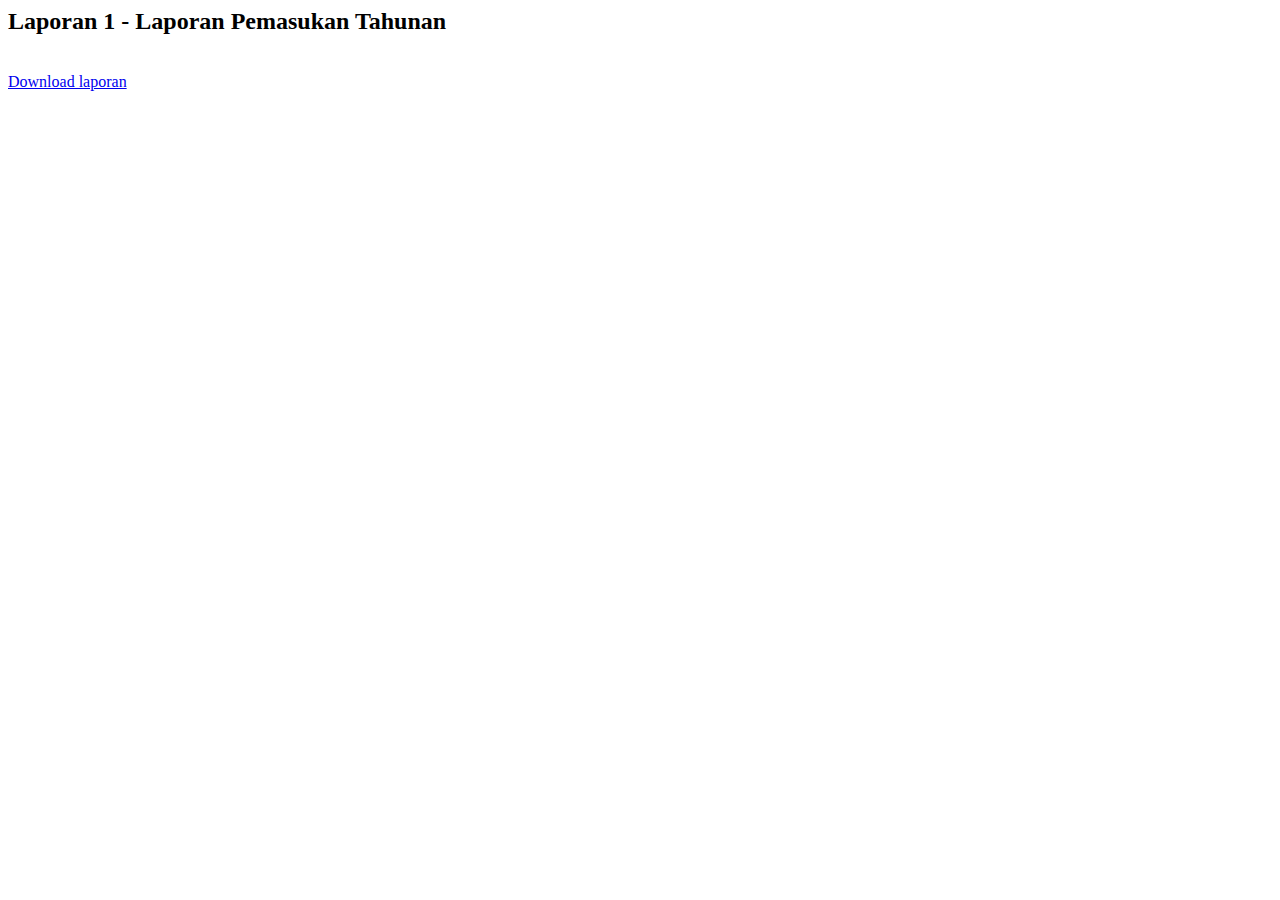
<file: laporan1/index.html>
<html>

<head>
	<title>PDF test</title>
	<script type="text/javascript" src="jspdf.min.js"></script>
	<script type="text/javascript" src="template.js"></script>
	<script>

	

	function getPDF() {
	
		
		var doc = new jsPDF();

		
		doc.addImage(imgData,'JPEG',5,0,200,300);
		doc.setFontSize(12);
		var c=1;
		var initx = 52;
		var x = initx;
		var y = 86;
		for (var i=0;i<12;i++){
			for (var j=0;j<5;j++){
				doc.text(x,y,String(c));
				c++;
				x+=22.1;
			}
			x = initx;
			y+=8.6;
		}
		
		doc.save('Laporan Pemasukan Tahunan.pdf');
	}

	</script>
</head>


<body >
<h2>Laporan 1 - Laporan Pemasukan Tahunan</h2>

<br>
<a href="javascript:getPDF()">Download laporan </a>
</body>


<html>
</file>
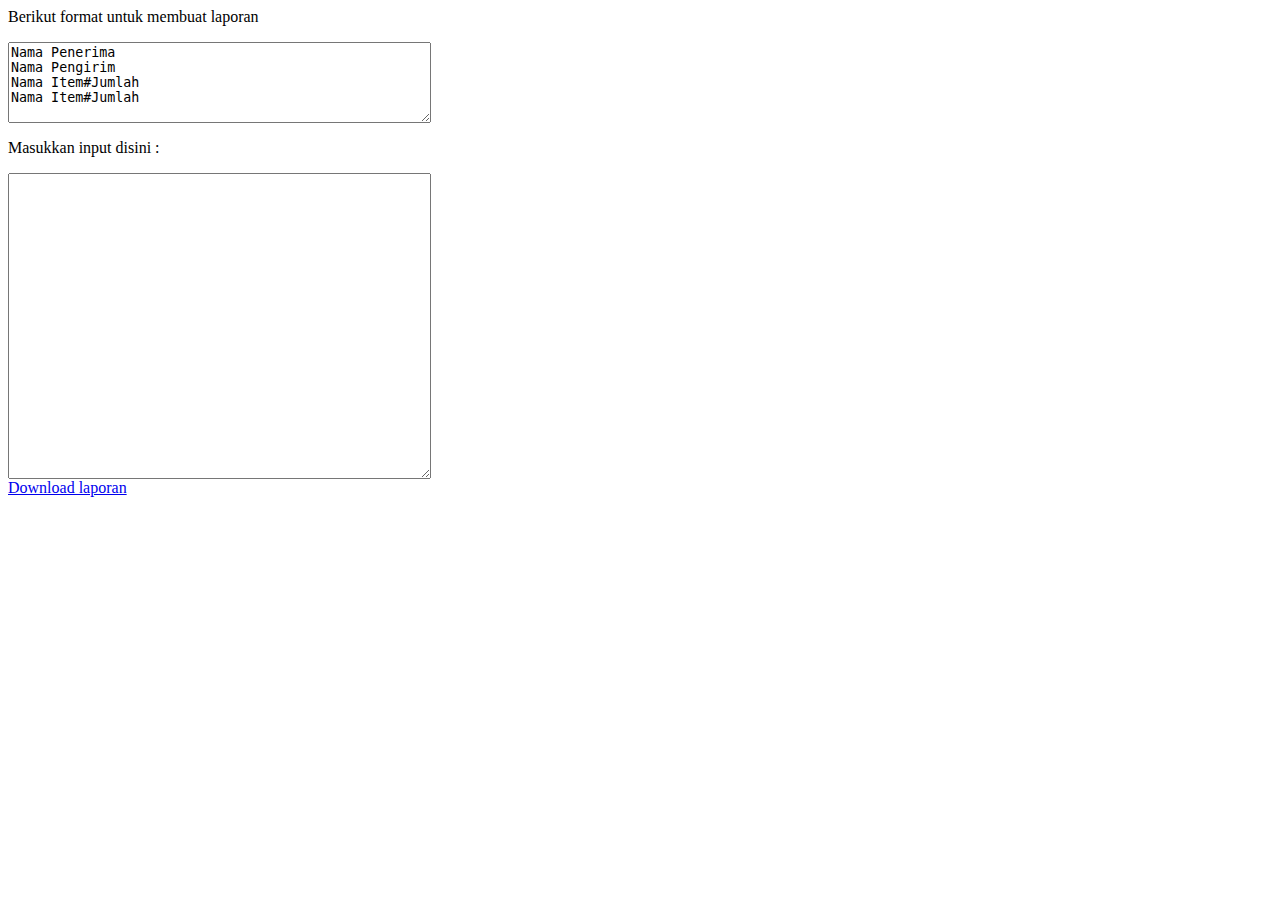
<file: pdfjs/index.html>
<html>

<head>
	<title>PDF test</title>
	<script type="text/javascript" src="jspdf.min.js"></script>
	<script type="text/javascript" src="template.js"></script>
	<script>

	

	function getPDF() {

		var query = document.getElementById('query').value;
		var parsedQuery = query.split("\n");	
		
		var doc = new jsPDF();

		
		doc.addImage(imgData,'JPEG',5,0,200,300);
		doc.setFontSize(12);
		doc.text(122,258,parsedQuery[0]);
		doc.text(32,258,parsedQuery[1]);
		
		
		doc.setFontSize(11);	
		var yPointer = 85;
		var counter = 1;
		for(var i  = 2 ; i < parsedQuery.length ; i++) {
			var parsedItems = parsedQuery[i].split("#");
			console.log(parsedItems);
			doc.text(30,yPointer,counter+".");
			doc.text(40,yPointer,parsedItems[0]);
			doc.text(119,yPointer,parsedItems[1]);
			counter++;
			yPointer+=5;
		}
		
		doc.save('Laporan.pdf');
	}

	</script>
</head>


<body >

<p> Berikut format untuk membuat laporan </p>
<textarea  rows="5" cols="50">
Nama Penerima
Nama Pengirim
Nama Item#Jumlah
Nama Item#Jumlah
</textarea>


<p> Masukkan input disini : </p>
<textarea id="query" rows="20" cols="50">
</textarea>

<br>
<a href="javascript:getPDF()">Download laporan </a>
</body>


<html>
</file>
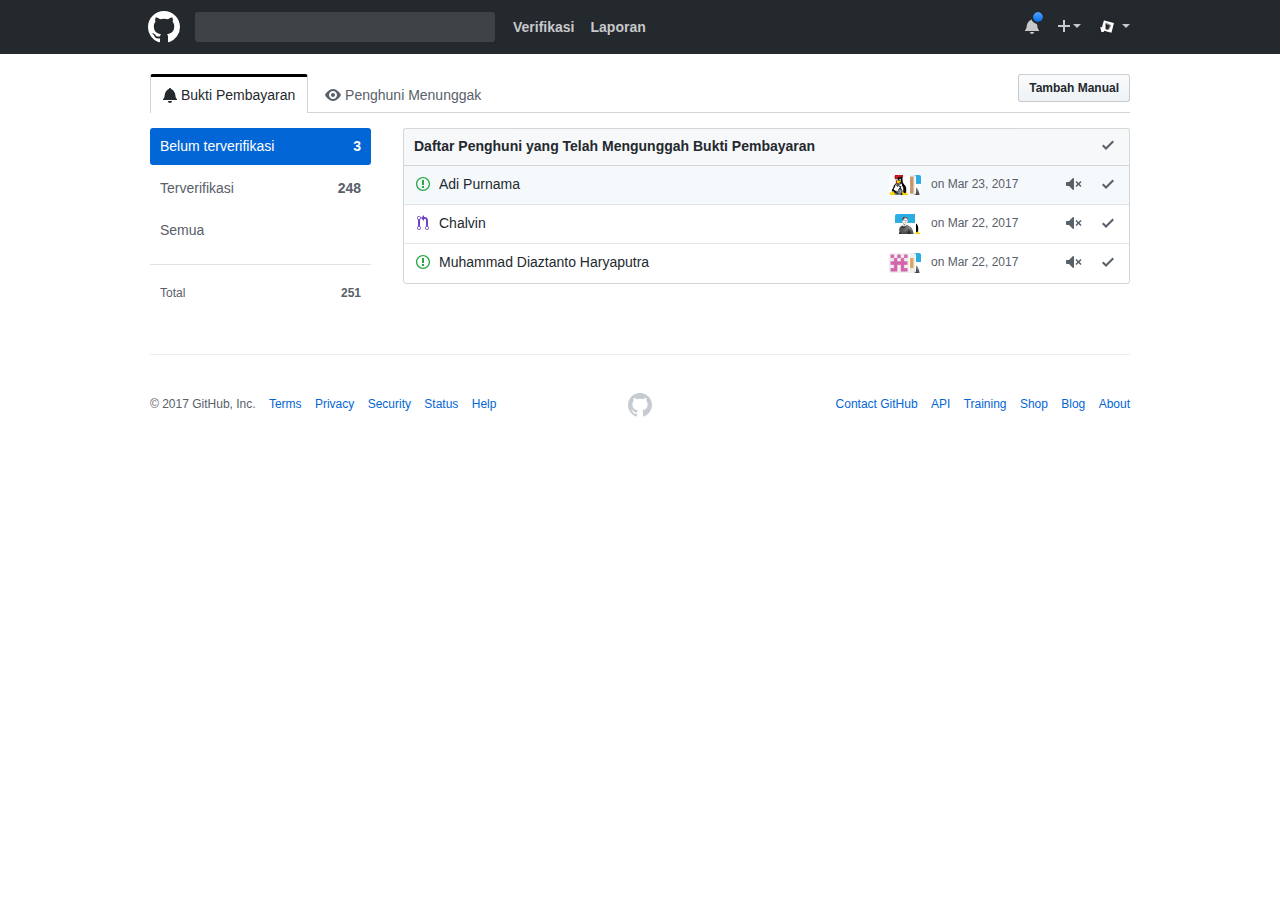
<file: dashboard_penghuni.html>
<!DOCTYPE html>
<!-- saved from url=(0032)https://github.com/notifications -->
<html lang="en"><head><meta http-equiv="Content-Type" content="text/html; charset=UTF-8">
    

<meta content="origin-when-cross-origin" name="referrer">

  <link href="css1.css"  media="all" rel="stylesheet">
  <link href="css2.css"  media="all" rel="stylesheet">
  
  
  
  

  <meta name="viewport" content="width=device-width">
  
  <title>Notifications</title>
  <link rel="search" type="application/opensearchdescription+xml" href="https://github.com/opensearch.xml" title="GitHub">
  <link rel="fluid-icon" href="https://github.com/fluidicon.png" title="GitHub">
  <meta property="fb:app_id" content="1401488693436528">

    <meta property="og:url" content="https://github.com">
    <meta property="og:site_name" content="GitHub">
    <meta property="og:title" content="Build software better, together">
    <meta property="og:description" content="GitHub is where people build software. More than 20 million people use GitHub to discover, fork, and contribute to over 55 million projects.">
    <meta property="og:image" content="https://assets-cdn.github.com/images/modules/open_graph/github-logo.png">
    <meta property="og:image:type" content="image/png">
    <meta property="og:image:width" content="1200">
    <meta property="og:image:height" content="1200">
    <meta property="og:image" content="https://assets-cdn.github.com/images/modules/open_graph/github-mark.png">
    <meta property="og:image:type" content="image/png">
    <meta property="og:image:width" content="1200">
    <meta property="og:image:height" content="620">
    <meta property="og:image" content="https://assets-cdn.github.com/images/modules/open_graph/github-octocat.png">
    <meta property="og:image:type" content="image/png">
    <meta property="og:image:width" content="1200">
    <meta property="og:image:height" content="620">


  <link rel="assets" href="https://assets-cdn.github.com/">
  <link rel="web-socket" href="wss://live.github.com/_sockets/VjI6MTQ3MDE3Mzk1OjlmYTA2YzU1ODcwYjlkODY4N2UyZjZmZjRmMTk5YTFkMjRiNDI1ZWZmYTA5YmUyMTdmZGUyMmZiYmViOTY4NTU=--06c84e82ac3c26aa86c41897353ab8b30c40ac35">
  <meta name="pjax-timeout" content="1000">
  <link rel="sudo-modal" href="https://github.com/sessions/sudo_modal">
  
  

  

  <meta name="google-site-verification" content="KT5gs8h0wvaagLKAVWq8bbeNwnZZK1r1XQysX3xurLU">
<meta name="google-site-verification" content="ZzhVyEFwb7w3e0-uOTltm8Jsck2F5StVihD0exw2fsA">
    <meta name="google-analytics" content="UA-3769691-2">

<meta content="collector.githubapp.com" name="octolytics-host"><meta content="github" name="octolytics-app-id"><meta content="https://collector.githubapp.com/github-external/browser_event" name="octolytics-event-url"><meta content="714B:6A0F:9A325A:F534A1:58D373B3" name="octolytics-dimension-request_id"><meta content="13418482" name="octolytics-actor-id"><meta content="adipurnama141" name="octolytics-actor-login"><meta content="188658c3e1f6dbfab4e5ea90d5ebb913256acca8f8cc4c38a775dba660afc85b" name="octolytics-actor-hash">





  <meta class="js-ga-set" name="dimension1" content="Logged In">


  

      <meta name="hostname" content="github.com">
  <meta name="user-login" content="adipurnama141">

      <meta name="expected-hostname" content="github.com">
    <meta name="js-proxy-site-detection-payload" content="[base64]">


  <meta name="html-safe-nonce" content="2d6fd5df62d9a0b36ecf6a5fc3117fc0e0a5ca9d">

  <meta http-equiv="x-pjax-version" content="73712e9f24a039f4cf355527dbd167e9">
  

    <meta name="description" content="GitHub is where people build software. More than 20 million people use GitHub to discover, fork, and contribute to over 55 million projects.">



  <meta name="browser-stats-url" content="https://api.github.com/_private/browser/stats">

  <meta name="browser-errors-url" content="https://api.github.com/_private/browser/errors">

  <link rel="mask-icon" href="https://assets-cdn.github.com/pinned-octocat.svg" color="#000000">
  <link rel="icon" type="image/x-icon" href="https://assets-cdn.github.com/favicon.ico">

<meta name="theme-color" content="#1e2327">


  <meta name="u2f-support" content="true">

  <style type="text/css">/* This is not a zero-length file! */</style><style type="text/css">/* This is not a zero-length file! */</style><meta name="selected-link" value="/notifications" data-pjax-transient="true"><meta name="request-id" content="3527:6A0E:A359D1:103E940:58D3740D" data-pjax-transient="true"></head>

  <body class="logged-in env-production chrome-mouse" cz-shortcut-listen="true">
    

  <div class="position-relative js-header-wrapper ">
    <a href="https://github.com/notifications#start-of-content" tabindex="1" class="accessibility-aid js-skip-to-content">Skip to content</a>
    <div id="js-pjax-loader-bar" class="pjax-loader-bar"><div class="progress" style="transition: width 0.4s ease 0s; width: 100%;"></div></div>

    
    
    



        
<div class="header" role="banner">
  <div class="container clearfix">
    <a class="header-logo-invertocat" href="https://github.com/" data-hotkey="g d" aria-label="Homepage" data-ga-click="Header, go to dashboard, icon:logo">
  <svg aria-hidden="true" class="octicon octicon-mark-github" height="32" version="1.1" viewBox="0 0 16 16" width="32"><path fill-rule="evenodd" d="M8 0C3.58 0 0 3.58 0 8c0 3.54 2.29 6.53 5.47 7.59.4.07.55-.17.55-.38 0-.19-.01-.82-.01-1.49-2.01.37-2.53-.49-2.69-.94-.09-.23-.48-.94-.82-1.13-.28-.15-.68-.52-.01-.53.63-.01 1.08.58 1.23.82.72 1.21 1.87.87 2.33.66.07-.52.28-.87.51-1.07-1.78-.2-3.64-.89-3.64-3.95 0-.87.31-1.59.82-2.15-.08-.2-.36-1.02.08-2.12 0 0 .67-.21 2.2.82.64-.18 1.32-.27 2-.27.68 0 1.36.09 2 .27 1.53-1.04 2.2-.82 2.2-.82.44 1.1.16 1.92.08 2.12.51.56.82 1.27.82 2.15 0 3.07-1.87 3.75-3.65 3.95.29.25.54.73.54 1.48 0 1.07-.01 1.93-.01 2.2 0 .21.15.46.55.38A8.013 8.013 0 0 0 16 8c0-4.42-3.58-8-8-8z"></path></svg>
</a>


        <div class="header-search   js-site-search" role="search">
  <!-- '"` --><!-- </textarea></xmp> --><form accept-charset="UTF-8" action="https://github.com/search" class="js-site-search-form" data-unscoped-search-url="/search" method="get"><div style="margin:0;padding:0;display:inline"><input name="utf8" type="hidden" value="✓"></div>
    <label class="form-control header-search-wrapper js-chromeless-input-container">
        <a href="https://github.com/notifications" class="header-search-scope no-underline">/notifications</a>
      
        <input type="hidden" class="js-site-search-type-field" name="type">
    </label>
</form></div>


      <ul class="header-nav float-left" role="navigation">
        <li class="header-nav-item">
          <a href="https://github.com/pulls" aria-label="Pull requests you created" class="js-selected-navigation-item header-nav-link" data-ga-click="Header, click, Nav menu - item:pulls context:user" data-hotkey="g p" data-selected-links="/pulls /pulls/assigned /pulls/mentioned /pulls">
            Verifikasi
</a>        </li>
        <li class="header-nav-item">
          <a href="https://github.com/issues" aria-label="Issues you created" class="js-selected-navigation-item header-nav-link" data-ga-click="Header, click, Nav menu - item:issues context:user" data-hotkey="g i" data-selected-links="/issues /issues/assigned /issues/mentioned /issues">
            Laporan
</a>        </li>
          <li class="header-nav-item">
            
          </li>
      </ul>

    
<ul class="header-nav user-nav float-right" id="user-links">
  <li class="header-nav-item">
    
    <a href="https://github.com/notifications" aria-label="You have unread notifications" class="header-nav-link notification-indicator tooltipped tooltipped-s js-socket-channel js-notification-indicator" data-channel="notification-changed:13418482" data-ga-click="Header, go to notifications, icon:unread" data-hotkey="g n">
        <span class="mail-status unread"></span>
        <svg aria-hidden="true" class="octicon octicon-bell float-left" height="16" version="1.1" viewBox="0 0 14 16" width="14"><path fill-rule="evenodd" d="M14 12v1H0v-1l.73-.58c.77-.77.81-2.55 1.19-4.42C2.69 3.23 6 2 6 2c0-.55.45-1 1-1s1 .45 1 1c0 0 3.39 1.23 4.16 5 .38 1.88.42 3.66 1.19 4.42l.66.58H14zm-7 4c1.11 0 2-.89 2-2H5c0 1.11.89 2 2 2z"></path></svg>
</a>
  </li>

  <li class="header-nav-item dropdown js-menu-container">
    <a class="header-nav-link tooltipped tooltipped-s js-menu-target" href="https://github.com/new" aria-label="Create new…" data-ga-click="Header, create new, icon:add">
      <svg aria-hidden="true" class="octicon octicon-plus float-left" height="16" version="1.1" viewBox="0 0 12 16" width="12"><path fill-rule="evenodd" d="M12 9H7v5H5V9H0V7h5V2h2v5h5z"></path></svg>
      <span class="dropdown-caret"></span>
    </a>

    <div class="dropdown-menu-content js-menu-content">
      <ul class="dropdown-menu dropdown-menu-sw">
        
<a class="dropdown-item" href="https://github.com/new" data-ga-click="Header, create new repository">
  New repository
</a>

  <a class="dropdown-item" href="https://github.com/new/import" data-ga-click="Header, import a repository">
    Import repository
  </a>

<a class="dropdown-item" href="https://gist.github.com/" data-ga-click="Header, create new gist">
  New gist
</a>

  <a class="dropdown-item" href="https://github.com/organizations/new" data-ga-click="Header, create new organization">
    New organization
  </a>




      </ul>
    </div>
  </li>

  <li class="header-nav-item dropdown js-menu-container">
    <a class="header-nav-link name tooltipped tooltipped-sw js-menu-target" href="https://github.com/adipurnama141" aria-label="View profile and more" data-ga-click="Header, show menu, icon:avatar">
      <img alt="@adipurnama141" class="avatar" src="./dashboard22_files/13418482" height="20" width="20">
      <span class="dropdown-caret"></span>
    </a>

    <div class="dropdown-menu-content js-menu-content">
      <div class="dropdown-menu dropdown-menu-sw">
        <div class="dropdown-header header-nav-current-user css-truncate">
          Signed in as <strong class="css-truncate-target">adipurnama141</strong>
        </div>

        <div class="dropdown-divider"></div>

        <a class="dropdown-item" href="https://github.com/adipurnama141" data-ga-click="Header, go to profile, text:your profile">
          Your profile
        </a>
        <a class="dropdown-item" href="https://github.com/adipurnama141?tab=stars" data-ga-click="Header, go to starred repos, text:your stars">
          Your stars
        </a>
        <a class="dropdown-item" href="https://github.com/explore" data-ga-click="Header, go to explore, text:explore">
          Explore
        </a>
          <a class="dropdown-item" href="https://github.com/integrations" data-ga-click="Header, go to integrations, text:integrations">
            Integrations
          </a>
        <a class="dropdown-item" href="https://help.github.com/" data-ga-click="Header, go to help, text:help">
          Help
        </a>

        <div class="dropdown-divider"></div>

        <a class="dropdown-item" href="https://github.com/settings/profile" data-ga-click="Header, go to settings, icon:settings">
          Settings
        </a>

        <!-- '"` --><!-- </textarea></xmp> --><form accept-charset="UTF-8" action="https://github.com/logout" class="logout-form" method="post"><div style="margin:0;padding:0;display:inline"><input name="utf8" type="hidden" value="✓"><input name="authenticity_token" type="hidden" value="ZeTYSFN2fZCiJI2U8bizxb4grrYsJFAiOjhBLetjLVk8HqG53IbItMn3SkrbfoqMlHFgm0dYQWXYHCT/kGxi4A=="></div>
          <button type="submit" class="dropdown-item dropdown-signout" data-ga-click="Header, sign out, icon:logout">
            Sign out
          </button>
</form>      </div>
    </div>
  </li>
</ul>


    <!-- '"` --><!-- </textarea></xmp> --><form accept-charset="UTF-8" action="https://github.com/logout" class="sr-only right-0" method="post"><div style="margin:0;padding:0;display:inline"><input name="utf8" type="hidden" value="✓"><input name="authenticity_token" type="hidden" value="2ZHyjk9Y181gMQmlu2ZUI9O0CSnaZqjZCwrvyDoH0VCAa4t/wKhi6QviznuRoG1q+eXHBLEauZ7pLooaQQie6Q=="></div>
      <button type="submit" class="dropdown-item dropdown-signout" data-ga-click="Header, sign out, icon:logout">
        Sign out
      </button>
</form>  </div>
</div>


      

  </div>

  <div id="start-of-content" class="accessibility-aid"></div>

    <div id="js-flash-container">
</div>



  <div role="main">

    <div id="js-pjax-container" data-pjax-container=""><div class="page-content container">
  <div class="d-none">
      <a rel="pulls" href="https://github.com/pulls" data-hotkey="g p">Pulls</a>
      <a rel="issues" href="https://github.com/issues" data-hotkey="g i">Issues</a>
  </div>

  <div id="notification-center" class="notification-center">
    <div class="tabnav">
      <div class="float-right">
          <a href="https://github.com/notifications#mark_as_read_confirm_box" class="btn btn-sm " rel="facebox">Tambah Manual</a>

          <div id="mark_as_read_confirm_box" style="display:none">
            <h2 class="facebox-header" data-facebox-id="facebox-header">Are you sure?</h2>
            <p data-facebox-id="facebox-description">Are you sure you want to mark all unread notifications as read?</p>

            <!-- '"` --><!-- </textarea></xmp> --><form accept-charset="UTF-8" action="https://github.com/notifications/mark" method="post"><div style="margin:0;padding:0;display:inline"><input name="utf8" type="hidden" value="✓"><input name="authenticity_token" type="hidden" value="uu39wA/PawlxhVcXMqCELzuaKhr6j1PWGrhw/Ba+weh9q+VmMoxtNS/UEBGpPtNbu6+D4wVyXtbFUpkOC9nJVw=="></div>
              <input class="form-control" name="mark_by" type="hidden" value="1490252814">
              <div class="full-button">
                <button type="submit" class="btn btn-block">Mark all notifications as read</button>
              </div>
</form>          </div>
      </div>

      <nav class="tabnav-tabs">
  <a href="https://github.com/notifications" class="tabnav-tab selected">
    <svg aria-hidden="true" class="octicon octicon-bell" height="16" version="1.1" viewBox="0 0 14 16" width="14"><path fill-rule="evenodd" d="M14 12v1H0v-1l.73-.58c.77-.77.81-2.55 1.19-4.42C2.69 3.23 6 2 6 2c0-.55.45-1 1-1s1 .45 1 1c0 0 3.39 1.23 4.16 5 .38 1.88.42 3.66 1.19 4.42l.66.58H14zm-7 4c1.11 0 2-.89 2-2H5c0 1.11.89 2 2 2z"></path></svg>
    Bukti Pembayaran
</a>  <a href="https://github.com/watching" class="tabnav-tab ">
    <svg aria-hidden="true" class="octicon octicon-eye" height="16" version="1.1" viewBox="0 0 16 16" width="16"><path fill-rule="evenodd" d="M8.06 2C3 2 0 8 0 8s3 6 8.06 6C13 14 16 8 16 8s-3-6-7.94-6zM8 12c-2.2 0-4-1.78-4-4 0-2.2 1.8-4 4-4 2.22 0 4 1.8 4 4 0 2.22-1.78 4-4 4zm2-4c0 1.11-.89 2-2 2-1.11 0-2-.89-2-2 0-1.11.89-2 2-2 1.11 0 2 .89 2 2z"></path></svg>
    Penghuni Menunggak
</a></nav>

    </div>

    <div class="gut-md">
        <div class="col-3 float-left">
          <ul class="filter-list" data-pjax="">
            <li>
              <a href="https://github.com/notifications" class="filter-item selected">
                <span class="count">3</span>
                Belum terverifikasi
              </a>
            </li>
            <li>
              <a href="https://github.com/notifications/participating" class="filter-item ">
                <span class="count">248</span>
                Terverifikasi
              </a>
            </li>
            <li>
              <a href="https://github.com/notifications?all=1" class="filter-item ">
                Semua
              </a>
            </li>
          </ul>

            <hr>
            <ul class="filter-list small">
              <li>
                <a href="https://github.com/quran/quran.com-frontend/notifications" class="filter-item css-truncate " title="quran/quran.com-frontend">
                  <span class="count">251</span>
                  <span class="repo-and-owner css-truncate-target">Total</span>
                </a>
              </li>
            </ul>
        </div><!-- /.columns.sidebar -->

        <div class="col-9 float-right js-navigation-container js-active-navigation-container">
          <div class="notifications-list">
      <div class="boxed-group flush js-notifications-browser">
        <!-- '"` --><!-- </textarea></xmp> --><form accept-charset="UTF-8" action="https://github.com/notifications/mark" class="boxed-group-action js-mark-visible-as-read" data-remote="true" method="post"><div style="margin:0;padding:0;display:inline"><input name="utf8" type="hidden" value="✓"><input name="authenticity_token" type="hidden" value="Pa/qA3hgcQGhzYjR3vUL5MDY+FBhaD3amwMgN2EmAiL66fKlRSN3Pf+cz9dFa1yQQO1RqZ6VMNpE6cnFfEEKnQ=="></div>            <input class="form-control" name="ids[]" type="hidden" value="210949108">
            <input class="form-control" name="ids[]" type="hidden" value="211193159">
            <input class="form-control" name="ids[]" type="hidden" value="209544390">
            <input class="form-control" name="ids[]" type="hidden" value="188409106">
            <input class="form-control" name="ids[]" type="hidden" value="192399199">
            <input class="form-control" name="ids[]" type="hidden" value="192772638">
            <input class="form-control" name="ids[]" type="hidden" value="193316068">
            <input class="form-control" name="ids[]" type="hidden" value="194608012">
            <input class="form-control" name="ids[]" type="hidden" value="197888707">
            <input class="form-control" name="ids[]" type="hidden" value="210032177">
            <input class="form-control" name="ids[]" type="hidden" value="210341761">
            <input class="form-control" name="ids[]" type="hidden" value="210249633">
            <input class="form-control" name="ids[]" type="hidden" value="210195967">
            <input class="form-control" name="ids[]" type="hidden" value="210435230">
            <input class="form-control" name="ids[]" type="hidden" value="210252658">
            <input class="form-control" name="ids[]" type="hidden" value="210183719">
            <input class="form-control" name="ids[]" type="hidden" value="210155271">
            <input class="form-control" name="ids[]" type="hidden" value="209058191">
            <input class="form-control" name="ids[]" type="hidden" value="210158250">
            <input class="form-control" name="ids[]" type="hidden" value="210158257">
            <input class="form-control" name="ids[]" type="hidden" value="196979917">
            <input class="form-control" name="ids[]" type="hidden" value="206969908">
            <input class="form-control" name="ids[]" type="hidden" value="210060861">
            <input class="form-control" name="ids[]" type="hidden" value="210153225">
            <input class="form-control" name="ids[]" type="hidden" value="208323721">
            <input class="form-control" name="ids[]" type="hidden" value="210060984">
            <input class="form-control" name="ids[]" type="hidden" value="210038699">
            <input class="form-control" name="ids[]" type="hidden" value="210038089">
            <input class="form-control" name="ids[]" type="hidden" value="208267280">
            <input class="form-control" name="ids[]" type="hidden" value="210031885">
            <input class="form-control" name="ids[]" type="hidden" value="208733464">
            <input class="form-control" name="ids[]" type="hidden" value="206846167">
            <input class="form-control" name="ids[]" type="hidden" value="163302335">
            <input class="form-control" name="ids[]" type="hidden" value="208450180">
            <input class="form-control" name="ids[]" type="hidden" value="198475624">
            <input class="form-control" name="ids[]" type="hidden" value="209720651">
            <input class="form-control" name="ids[]" type="hidden" value="209041759">
            <input class="form-control" name="ids[]" type="hidden" value="204505994">
            <input class="form-control" name="ids[]" type="hidden" value="206831359">
            <input class="form-control" name="ids[]" type="hidden" value="193141566">
            <input class="form-control" name="ids[]" type="hidden" value="208383328">
            <input class="form-control" name="ids[]" type="hidden" value="208329934">
            <input class="form-control" name="ids[]" type="hidden" value="200932503">
            <input class="form-control" name="ids[]" type="hidden" value="208312110">
            <input class="form-control" name="ids[]" type="hidden" value="195074012">
            <input class="form-control" name="ids[]" type="hidden" value="207766804">
            <input class="form-control" name="ids[]" type="hidden" value="191195369">
            <input class="form-control" name="ids[]" type="hidden" value="206966610">
            <input class="form-control" name="ids[]" type="hidden" value="206968409">
            <input class="form-control" name="ids[]" type="hidden" value="193286310">
          <p class="text-green">Marked <strong>50 notifications</strong> as read.</p>

          <button type="submit" class="mark-all-as-read css-truncate tooltipped tooltipped-w" aria-label="Mark all quran.com-frontend notifications as read">
            <svg aria-hidden="true" class="octicon octicon-check" height="16" version="1.1" viewBox="0 0 12 16" width="12"><path fill-rule="evenodd" d="M12 5l-8 8-4-4 1.5-1.5L4 10l6.5-6.5z"></path></svg>
          </button>
</form>        <h3>
          <a href="https://github.com/quran/quran.com-frontend" class="css-truncate css-truncate-target notifications-repo-link" title="quran/quran.com-frontend">Daftar Penghuni yang Telah Mengunggah Bukti Pembayaran</a>
        </h3>
        <ul class="boxed-group-inner list-group notifications">
            <li class="list-group-item confirmation js-mark-as-read-confirmation">
                <!-- '"` --><!-- </textarea></xmp> --><form accept-charset="UTF-8" action="https://github.com/quran/quran.com-frontend/notifications/mark" class="js-mark-remaining-as-read" data-remote="true" method="post"><div style="margin:0;padding:0;display:inline"><input name="utf8" type="hidden" value="✓"><input name="authenticity_token" type="hidden" value="PZeXTicD1dKxj46pCWNJozVTzxrcVrEew9ubRmcNWwUg8J6eFfJ4x7ZHKEQ1+viTuIB6YQX+8mVQM6t2tB53WQ=="></div>                  <p>
                    <button type="submit" class="btn btn-sm">
                      Mark remaining 51 notifications as read?
                    </button>
                  </p>
                  <input class="form-control" name="mark_by" type="hidden" value="1490246782">
</form>                <p class="js-mark-remaining-as-read-confirmation" style="display:none">
                  Marked remaining <strong>51 notifications</strong> as read.
                </p>
            </li>

            <li class="list-group-item js-notification js-navigation-item unread issue-notification navigation-focus">
  <span class="list-group-item-name css-truncate">
    <svg aria-label="issues" class="octicon octicon-issue-opened type-icon type-icon-state-open" height="16" role="img" version="1.1" viewBox="0 0 14 16" width="14"><path fill-rule="evenodd" d="M7 2.3c3.14 0 5.7 2.56 5.7 5.7s-2.56 5.7-5.7 5.7A5.71 5.71 0 0 1 1.3 8c0-3.14 2.56-5.7 5.7-5.7zM7 1C3.14 1 0 4.14 0 8s3.14 7 7 7 7-3.14 7-7-3.14-7-7-7zm1 3H6v5h2V4zm0 6H6v2h2v-2z"></path></svg>
    <a class="css-truncate-target js-notification-target js-navigation-open list-group-item-link" href="https://github.com/quran/quran.com-frontend/issues/705" title="Please use WOFF2 fonts">
      Adi Purnama
    </a>
  </span>

  <ul class="notification-actions">
    <li class="delete">
      <!-- '"` --><!-- </textarea></xmp> --><form accept-charset="UTF-8" action="https://github.com/quran/quran.com-frontend/notifications/mark?ids=210949108" class="js-delete-notification" data-remote="true" method="post"><div style="margin:0;padding:0;display:inline"><input name="utf8" type="hidden" value="✓"><input name="authenticity_token" type="hidden" value="ZAZ4iQ3yfp8XfYNuQOXK0hSC4aMqSvpP4zo5DYVVo0B5YXFZPwPTihC1JYN8fHvimVFU2PPiuTRw0gk9VkaPHA=="></div>
        <button type="submit" aria-label="Mark as read" class="btn-link delete-note tooltipped tooltipped-w">
          <svg aria-hidden="true" class="octicon octicon-check" height="16" version="1.1" viewBox="0 0 12 16" width="12"><path fill-rule="evenodd" d="M12 5l-8 8-4-4 1.5-1.5L4 10l6.5-6.5z"></path></svg>
        </button>
</form>    </li>

    <li class="mute ">
      <!-- '"` --><!-- </textarea></xmp> --><form accept-charset="UTF-8" action="https://github.com/notifications/mute?id=210949108" class="js-mute-notification" data-remote="true" method="post"><div style="margin:0;padding:0;display:inline"><input name="utf8" type="hidden" value="✓"><input name="authenticity_token" type="hidden" value="J4MU2hW3MJgSA18m9ozGom26IiXeu6TnImznuKHiTf9IxJyUexBAmdmQCejxvRGMtzL9TL/xnqwd5EQ7Fj0EXg=="></div>
        <button type="submit" aria-label="Unsubscribe from this thread" class="btn-link mute-note tooltipped tooltipped-w">
          <svg aria-hidden="true" class="octicon octicon-mute" height="16" version="1.1" viewBox="0 0 16 16" width="16"><path fill-rule="evenodd" d="M8 2.81v10.38c0 .67-.81 1-1.28.53L3 10H1c-.55 0-1-.45-1-1V7c0-.55.45-1 1-1h2l3.72-3.72C7.19 1.81 8 2.14 8 2.81zm7.53 3.22l-1.06-1.06-1.97 1.97-1.97-1.97-1.06 1.06L11.44 8 9.47 9.97l1.06 1.06 1.97-1.97 1.97 1.97 1.06-1.06L13.56 8l1.97-1.97z"></path></svg>
        </button>
</form>    </li>

    <li class="unmute">
      <!-- '"` --><!-- </textarea></xmp> --><form accept-charset="UTF-8" action="https://github.com/notifications/unmute?id=210949108" class="js-unmute-notification" data-remote="true" method="post"><div style="margin:0;padding:0;display:inline"><input name="utf8" type="hidden" value="✓"><input name="authenticity_token" type="hidden" value="WfBWpbgLIAAg4xYgv9gIVDj4kr2h2CWkAn7PnGvcGc9ZsirTv61lYNAETSoscY5e8sxe1w4QLVYnsZJlpZkiMA=="></div>
        <button type="submit" aria-label="Subscribe to this thread" class="btn-link mute-note tooltipped tooltipped-w">
          <svg aria-hidden="true" class="octicon octicon-unmute" height="16" version="1.1" viewBox="0 0 16 16" width="16"><path fill-rule="evenodd" d="M12 8.02c0 1.09-.45 2.09-1.17 2.83l-.67-.67c.55-.56.89-1.31.89-2.16 0-.85-.34-1.61-.89-2.16l.67-.67A3.99 3.99 0 0 1 12 8.02zM7.72 2.28L4 6H2c-.55 0-1 .45-1 1v2c0 .55.45 1 1 1h2l3.72 3.72c.47.47 1.28.14 1.28-.53V2.81c0-.67-.81-1-1.28-.53zm5.94.08l-.67.67a6.996 6.996 0 0 1 2.06 4.98c0 1.94-.78 3.7-2.06 4.98l.67.67A7.973 7.973 0 0 0 16 8c0-2.22-.89-4.22-2.34-5.66v.02zm-1.41 1.41l-.69.67a5.05 5.05 0 0 1 1.48 3.58c0 1.39-.56 2.66-1.48 3.56l.69.67A5.971 5.971 0 0 0 14 8.02c0-1.65-.67-3.16-1.75-4.25z"></path></svg>
        </button>
</form>    </li>
    <li class="age"><relative-time datetime="2017-03-23T05:26:21Z" title="Mar 23, 2017, 12:26 PM GMT+7">2 hours ago</relative-time></li>
    <li class="tooltipped tooltipped-s" aria-label="ahmedre, praisedpk, and mmahalwy"><div class="avatar-stack clearfix"><img alt="@ahmedre" class="avatar from-avatar" height="39" src="./dashboard22_files/47771" width="39"><img alt="@praisedpk" class="avatar from-avatar" height="39" src="./dashboard22_files/4748775" width="39"><img alt="@mmahalwy" class="avatar from-avatar" height="39" src="./dashboard22_files/3749095" width="39"></div></li>
  </ul>
</li>

            <li class="list-group-item js-notification js-navigation-item unread pull-request-notification">
  <span class="list-group-item-name css-truncate">
    <svg aria-label="pull request" class="octicon octicon-git-pull-request type-icon type-icon-state-merged" height="16" role="img" version="1.1" viewBox="0 0 12 16" width="12"><path fill-rule="evenodd" d="M11 11.28V5c-.03-.78-.34-1.47-.94-2.06C9.46 2.35 8.78 2.03 8 2H7V0L4 3l3 3V4h1c.27.02.48.11.69.31.21.2.3.42.31.69v6.28A1.993 1.993 0 0 0 10 15a1.993 1.993 0 0 0 1-3.72zm-1 2.92c-.66 0-1.2-.55-1.2-1.2 0-.65.55-1.2 1.2-1.2.65 0 1.2.55 1.2 1.2 0 .65-.55 1.2-1.2 1.2zM4 3c0-1.11-.89-2-2-2a1.993 1.993 0 0 0-1 3.72v6.56A1.993 1.993 0 0 0 2 15a1.993 1.993 0 0 0 1-3.72V4.72c.59-.34 1-.98 1-1.72zm-.8 10c0 .66-.55 1.2-1.2 1.2-.65 0-1.2-.55-1.2-1.2 0-.65.55-1.2 1.2-1.2.65 0 1.2.55 1.2 1.2zM2 4.2C1.34 4.2.8 3.65.8 3c0-.65.55-1.2 1.2-1.2.65 0 1.2.55 1.2 1.2 0 .65-.55 1.2-1.2 1.2z"></path></svg>
    <a class="css-truncate-target js-notification-target js-navigation-open list-group-item-link" href="https://github.com/quran/quran.com-frontend/pull/706" title="Add Google Optimize">
      Chalvin
    </a>
  </span>

  <ul class="notification-actions">
    <li class="delete">
      <!-- '"` --><!-- </textarea></xmp> --><form accept-charset="UTF-8" action="https://github.com/quran/quran.com-frontend/notifications/mark?ids=211193159" class="js-delete-notification" data-remote="true" method="post"><div style="margin:0;padding:0;display:inline"><input name="utf8" type="hidden" value="✓"><input name="authenticity_token" type="hidden" value="mUf+fKmDpo/hHURaLVpj/CRayE07uFOjOBiFlmLmML6EIPesm3ILmubV4rcRw9LMqYl9NuIQENir8LWmsfUc4g=="></div>
        <button type="submit" aria-label="Mark as read" class="btn-link delete-note tooltipped tooltipped-w">
          <svg aria-hidden="true" class="octicon octicon-check" height="16" version="1.1" viewBox="0 0 12 16" width="12"><path fill-rule="evenodd" d="M12 5l-8 8-4-4 1.5-1.5L4 10l6.5-6.5z"></path></svg>
        </button>
</form>    </li>

    <li class="mute ">
      <!-- '"` --><!-- </textarea></xmp> --><form accept-charset="UTF-8" action="https://github.com/notifications/mute?id=211193159" class="js-mute-notification" data-remote="true" method="post"><div style="margin:0;padding:0;display:inline"><input name="utf8" type="hidden" value="✓"><input name="authenticity_token" type="hidden" value="83zF6LX+LnK8DPh+YhWnKVJUg1Vq1AWzde3K8H/Kca+cO02m21lec3efrrBlJHAHiNxcPAueP/hKZWlzyBU4Dg=="></div>
        <button type="submit" aria-label="Unsubscribe from this thread" class="btn-link mute-note tooltipped tooltipped-w">
          <svg aria-hidden="true" class="octicon octicon-mute" height="16" version="1.1" viewBox="0 0 16 16" width="16"><path fill-rule="evenodd" d="M8 2.81v10.38c0 .67-.81 1-1.28.53L3 10H1c-.55 0-1-.45-1-1V7c0-.55.45-1 1-1h2l3.72-3.72C7.19 1.81 8 2.14 8 2.81zm7.53 3.22l-1.06-1.06-1.97 1.97-1.97-1.97-1.06 1.06L11.44 8 9.47 9.97l1.06 1.06 1.97-1.97 1.97 1.97 1.06-1.06L13.56 8l1.97-1.97z"></path></svg>
        </button>
</form>    </li>

    <li class="unmute">
      <!-- '"` --><!-- </textarea></xmp> --><form accept-charset="UTF-8" action="https://github.com/notifications/unmute?id=211193159" class="js-unmute-notification" data-remote="true" method="post"><div style="margin:0;padding:0;display:inline"><input name="utf8" type="hidden" value="✓"><input name="authenticity_token" type="hidden" value="GaYAh1jK5aIh/0OsPmZT0fydOdmjsPo1fXwfDPy1Je0Z5HzxX2ygwtEYGKatz9XbNqn1swx48sdYs0L1MvAeEg=="></div>
        <button type="submit" aria-label="Subscribe to this thread" class="btn-link mute-note tooltipped tooltipped-w">
          <svg aria-hidden="true" class="octicon octicon-unmute" height="16" version="1.1" viewBox="0 0 16 16" width="16"><path fill-rule="evenodd" d="M12 8.02c0 1.09-.45 2.09-1.17 2.83l-.67-.67c.55-.56.89-1.31.89-2.16 0-.85-.34-1.61-.89-2.16l.67-.67A3.99 3.99 0 0 1 12 8.02zM7.72 2.28L4 6H2c-.55 0-1 .45-1 1v2c0 .55.45 1 1 1h2l3.72 3.72c.47.47 1.28.14 1.28-.53V2.81c0-.67-.81-1-1.28-.53zm5.94.08l-.67.67a6.996 6.996 0 0 1 2.06 4.98c0 1.94-.78 3.7-2.06 4.98l.67.67A7.973 7.973 0 0 0 16 8c0-2.22-.89-4.22-2.34-5.66v.02zm-1.41 1.41l-.69.67a5.05 5.05 0 0 1 1.48 3.58c0 1.39-.56 2.66-1.48 3.56l.69.67A5.971 5.971 0 0 0 14 8.02c0-1.65-.67-3.16-1.75-4.25z"></path></svg>
        </button>
</form>    </li>
    <li class="age"><relative-time datetime="2017-03-22T19:04:06Z" title="Mar 23, 2017, 2:04 AM GMT+7">12 hours ago</relative-time></li>
    <li class="tooltipped tooltipped-s" aria-label="mmahalwy and ahmedre"><div class="avatar-stack clearfix"><img alt="@mmahalwy" class="avatar from-avatar" height="39" src="./dashboard22_files/3749095" width="39"><img alt="@ahmedre" class="avatar from-avatar" height="39" src="./dashboard22_files/47771" width="39"></div></li>
  </ul>
</li>

            <li class="list-group-item js-notification js-navigation-item unread issue-notification">
  <span class="list-group-item-name css-truncate">
    <svg aria-label="issues" class="octicon octicon-issue-opened type-icon type-icon-state-open" height="16" role="img" version="1.1" viewBox="0 0 14 16" width="14"><path fill-rule="evenodd" d="M7 2.3c3.14 0 5.7 2.56 5.7 5.7s-2.56 5.7-5.7 5.7A5.71 5.71 0 0 1 1.3 8c0-3.14 2.56-5.7 5.7-5.7zM7 1C3.14 1 0 4.14 0 8s3.14 7 7 7 7-3.14 7-7-3.14-7-7-7zm1 3H6v5h2V4zm0 6H6v2h2v-2z"></path></svg>
    <a class="css-truncate-target js-notification-target js-navigation-open list-group-item-link" href="https://github.com/quran/quran.com-frontend/issues/687" title="When repeat is toggled on, clicking next should also repeat the next Aayah">Muhammad Diaztanto Haryaputra</a>
  </span>

  <ul class="notification-actions">
    <li class="delete">
      <!-- '"` --><!-- </textarea></xmp> --><form accept-charset="UTF-8" action="https://github.com/quran/quran.com-frontend/notifications/mark?ids=209544390" class="js-delete-notification" data-remote="true" method="post"><div style="margin:0;padding:0;display:inline"><input name="utf8" type="hidden" value="✓"><input name="authenticity_token" type="hidden" value="zi37fkcpz/5+OhjXZkKoiHSkeK2n9Bh3voqwVW+e1DLTSvKuddhi63nyvjpa2xm4+XfN1n5cWwwtYoBlvI34bg=="></div>
        <button type="submit" aria-label="Mark as read" class="btn-link delete-note tooltipped tooltipped-w">
          <svg aria-hidden="true" class="octicon octicon-check" height="16" version="1.1" viewBox="0 0 12 16" width="12"><path fill-rule="evenodd" d="M12 5l-8 8-4-4 1.5-1.5L4 10l6.5-6.5z"></path></svg>
        </button>
</form>    </li>

    <li class="mute ">
      <!-- '"` --><!-- </textarea></xmp> --><form accept-charset="UTF-8" action="https://github.com/notifications/mute?id=209544390" class="js-mute-notification" data-remote="true" method="post"><div style="margin:0;padding:0;display:inline"><input name="utf8" type="hidden" value="✓"><input name="authenticity_token" type="hidden" value="fM94DGBym1PWih+TN7lSbJoRoQ7Csge6RprcCkWB11MTiPBCDtXrUh0ZSV0wiIVCQJl+Z6P4PfF5En+J8l6e8g=="></div>
        <button type="submit" aria-label="Unsubscribe from this thread" class="btn-link mute-note tooltipped tooltipped-w">
          <svg aria-hidden="true" class="octicon octicon-mute" height="16" version="1.1" viewBox="0 0 16 16" width="16"><path fill-rule="evenodd" d="M8 2.81v10.38c0 .67-.81 1-1.28.53L3 10H1c-.55 0-1-.45-1-1V7c0-.55.45-1 1-1h2l3.72-3.72C7.19 1.81 8 2.14 8 2.81zm7.53 3.22l-1.06-1.06-1.97 1.97-1.97-1.97-1.06 1.06L11.44 8 9.47 9.97l1.06 1.06 1.97-1.97 1.97 1.97 1.06-1.06L13.56 8l1.97-1.97z"></path></svg>
        </button>
</form>    </li>

    <li class="unmute">
      <!-- '"` --><!-- </textarea></xmp> --><form accept-charset="UTF-8" action="https://github.com/notifications/unmute?id=209544390" class="js-unmute-notification" data-remote="true" method="post"><div style="margin:0;padding:0;display:inline"><input name="utf8" type="hidden" value="✓"><input name="authenticity_token" type="hidden" value="XQH/YmLxHJCKh3LYXQKAqfOjVbXXGWK7/yg4N2oxv5FdQ4MUZVdZ8HpgKdLOqwajOZeZ33jRakna52XOpHSEbg=="></div>
        <button type="submit" aria-label="Subscribe to this thread" class="btn-link mute-note tooltipped tooltipped-w">
          <svg aria-hidden="true" class="octicon octicon-unmute" height="16" version="1.1" viewBox="0 0 16 16" width="16"><path fill-rule="evenodd" d="M12 8.02c0 1.09-.45 2.09-1.17 2.83l-.67-.67c.55-.56.89-1.31.89-2.16 0-.85-.34-1.61-.89-2.16l.67-.67A3.99 3.99 0 0 1 12 8.02zM7.72 2.28L4 6H2c-.55 0-1 .45-1 1v2c0 .55.45 1 1 1h2l3.72 3.72c.47.47 1.28.14 1.28-.53V2.81c0-.67-.81-1-1.28-.53zm5.94.08l-.67.67a6.996 6.996 0 0 1 2.06 4.98c0 1.94-.78 3.7-2.06 4.98l.67.67A7.973 7.973 0 0 0 16 8c0-2.22-.89-4.22-2.34-5.66v.02zm-1.41 1.41l-.69.67a5.05 5.05 0 0 1 1.48 3.58c0 1.39-.56 2.66-1.48 3.56l.69.67A5.971 5.971 0 0 0 14 8.02c0-1.65-.67-3.16-1.75-4.25z"></path></svg>
        </button>
</form>    </li>
    <li class="age"><relative-time datetime="2017-03-22T12:46:47Z" title="Mar 22, 2017, 7:46 PM GMT+7">19 hours ago</relative-time></li>
    <li class="tooltipped tooltipped-s" aria-label="Nourin-Eka, maaizelahi, and mmahalwy"><div class="avatar-stack clearfix"><img alt="@Nourin-Eka" class="avatar from-avatar" height="39" src="./dashboard22_files/9448503" width="39"><img alt="@maaizelahi" class="avatar from-avatar" height="39" src="./dashboard22_files/1786249" width="39"><img alt="@mmahalwy" class="avatar from-avatar" height="39" src="./dashboard22_files/3749095" width="39"></div></li>
  </ul>
</li>

            

            

            

            

            

            

            

            

            

            

            

            

            

            

            

            

            

            

            

            

            

            

            

            

            

            

            

            

            

            

            

            

            

            

            

            

            

            

            

            

            

            

            

            

            

            

            


          
        </ul>
      </div>

      <div class="paginate-container">
      </div>
  </div>
        </div><!-- /.columns.main -->
      </div>
  </div>
</div></div>
    <div class="modal-backdrop js-touch-events"></div>
  </div>

      <div class="container site-footer-container">
  <div class="site-footer" role="contentinfo">
    <ul class="site-footer-links float-right">
        <li><a href="https://github.com/contact" data-ga-click="Footer, go to contact, text:contact">Contact GitHub</a></li>
      <li><a href="https://developer.github.com/" data-ga-click="Footer, go to api, text:api">API</a></li>
      <li><a href="https://training.github.com/" data-ga-click="Footer, go to training, text:training">Training</a></li>
      <li><a href="https://shop.github.com/" data-ga-click="Footer, go to shop, text:shop">Shop</a></li>
        <li><a href="https://github.com/blog" data-ga-click="Footer, go to blog, text:blog">Blog</a></li>
        <li><a href="https://github.com/about" data-ga-click="Footer, go to about, text:about">About</a></li>

    </ul>

    <a href="https://github.com/" aria-label="Homepage" class="site-footer-mark" title="GitHub">
      <svg aria-hidden="true" class="octicon octicon-mark-github" height="24" version="1.1" viewBox="0 0 16 16" width="24"><path fill-rule="evenodd" d="M8 0C3.58 0 0 3.58 0 8c0 3.54 2.29 6.53 5.47 7.59.4.07.55-.17.55-.38 0-.19-.01-.82-.01-1.49-2.01.37-2.53-.49-2.69-.94-.09-.23-.48-.94-.82-1.13-.28-.15-.68-.52-.01-.53.63-.01 1.08.58 1.23.82.72 1.21 1.87.87 2.33.66.07-.52.28-.87.51-1.07-1.78-.2-3.64-.89-3.64-3.95 0-.87.31-1.59.82-2.15-.08-.2-.36-1.02.08-2.12 0 0 .67-.21 2.2.82.64-.18 1.32-.27 2-.27.68 0 1.36.09 2 .27 1.53-1.04 2.2-.82 2.2-.82.44 1.1.16 1.92.08 2.12.51.56.82 1.27.82 2.15 0 3.07-1.87 3.75-3.65 3.95.29.25.54.73.54 1.48 0 1.07-.01 1.93-.01 2.2 0 .21.15.46.55.38A8.013 8.013 0 0 0 16 8c0-4.42-3.58-8-8-8z"></path></svg>
</a>
    <ul class="site-footer-links">
      <li>© 2017 <span title="0.27797s from github-fe-3d613a9.cp1-iad.github.net">GitHub</span>, Inc.</li>
        <li><a href="https://github.com/site/terms" data-ga-click="Footer, go to terms, text:terms">Terms</a></li>
        <li><a href="https://github.com/site/privacy" data-ga-click="Footer, go to privacy, text:privacy">Privacy</a></li>
        <li><a href="https://github.com/security" data-ga-click="Footer, go to security, text:security">Security</a></li>
        <li><a href="https://status.github.com/" data-ga-click="Footer, go to status, text:status">Status</a></li>
        <li><a href="https://help.github.com/" data-ga-click="Footer, go to help, text:help">Help</a></li>
    </ul>
  </div>
</div>



  

  <div id="ajax-error-message" class="ajax-error-message flash flash-error">
    <svg aria-hidden="true" class="octicon octicon-alert" height="16" version="1.1" viewBox="0 0 16 16" width="16"><path fill-rule="evenodd" d="M8.865 1.52c-.18-.31-.51-.5-.87-.5s-.69.19-.87.5L.275 13.5c-.18.31-.18.69 0 1 .19.31.52.5.87.5h13.7c.36 0 .69-.19.86-.5.17-.31.18-.69.01-1L8.865 1.52zM8.995 13h-2v-2h2v2zm0-3h-2V6h2v4z"></path></svg>
    <button type="button" class="flash-close js-flash-close js-ajax-error-dismiss" aria-label="Dismiss error">
      <svg aria-hidden="true" class="octicon octicon-x" height="16" version="1.1" viewBox="0 0 12 16" width="12"><path fill-rule="evenodd" d="M7.48 8l3.75 3.75-1.48 1.48L6 9.48l-3.75 3.75-1.48-1.48L4.52 8 .77 4.25l1.48-1.48L6 6.52l3.75-3.75 1.48 1.48z"></path></svg>
    </button>
    You can't perform that action at this time.
  </div>


    
    <script crossorigin="anonymous" integrity="sha256-mKyYfkITlE5yviGppBK+X9ltK5Ugg7hQ6P0kjwXZeWo=" src="./dashboard22_files/frameworks-98ac987e4213944e72be21a9a412be5fd96d2b952083b850e8fd248f05d9796a.js.download"></script>
    <script async="async" crossorigin="anonymous" integrity="sha256-SbMsCP7Lba3gW9G+rIrY1fPmcJJ/agUZ0cLEraluzJI=" src="./dashboard22_files/github-49b32c08fecb6dade05bd1beac8ad8d5f3e670927f6a0519d1c2c4ada96ecc92.js.download"></script>
    
    
    
    
  <div class="js-stale-session-flash stale-session-flash flash flash-warn flash-banner d-none">
    <svg aria-hidden="true" class="octicon octicon-alert" height="16" version="1.1" viewBox="0 0 16 16" width="16"><path fill-rule="evenodd" d="M8.865 1.52c-.18-.31-.51-.5-.87-.5s-.69.19-.87.5L.275 13.5c-.18.31-.18.69 0 1 .19.31.52.5.87.5h13.7c.36 0 .69-.19.86-.5.17-.31.18-.69.01-1L8.865 1.52zM8.995 13h-2v-2h2v2zm0-3h-2V6h2v4z"></path></svg>
    <span class="signed-in-tab-flash">You signed in with another tab or window. <a href="https://github.com/notifications">Reload</a> to refresh your session.</span>
    <span class="signed-out-tab-flash">You signed out in another tab or window. <a href="https://github.com/notifications">Reload</a> to refresh your session.</span>
  </div>
  <div class="facebox" id="facebox" style="display:none;">
  <div class="facebox-popup">
    <div class="facebox-content" role="dialog" aria-labelledby="facebox-header" aria-describedby="facebox-description">
    </div>
    <button type="button" class="facebox-close js-facebox-close" aria-label="Close modal">
      <svg aria-hidden="true" class="octicon octicon-x" height="16" version="1.1" viewBox="0 0 12 16" width="12"><path fill-rule="evenodd" d="M7.48 8l3.75 3.75-1.48 1.48L6 9.48l-3.75 3.75-1.48-1.48L4.52 8 .77 4.25l1.48-1.48L6 6.52l3.75-3.75 1.48 1.48z"></path></svg>
    </button>
  </div>
</div>


  

</body></html>
</file>
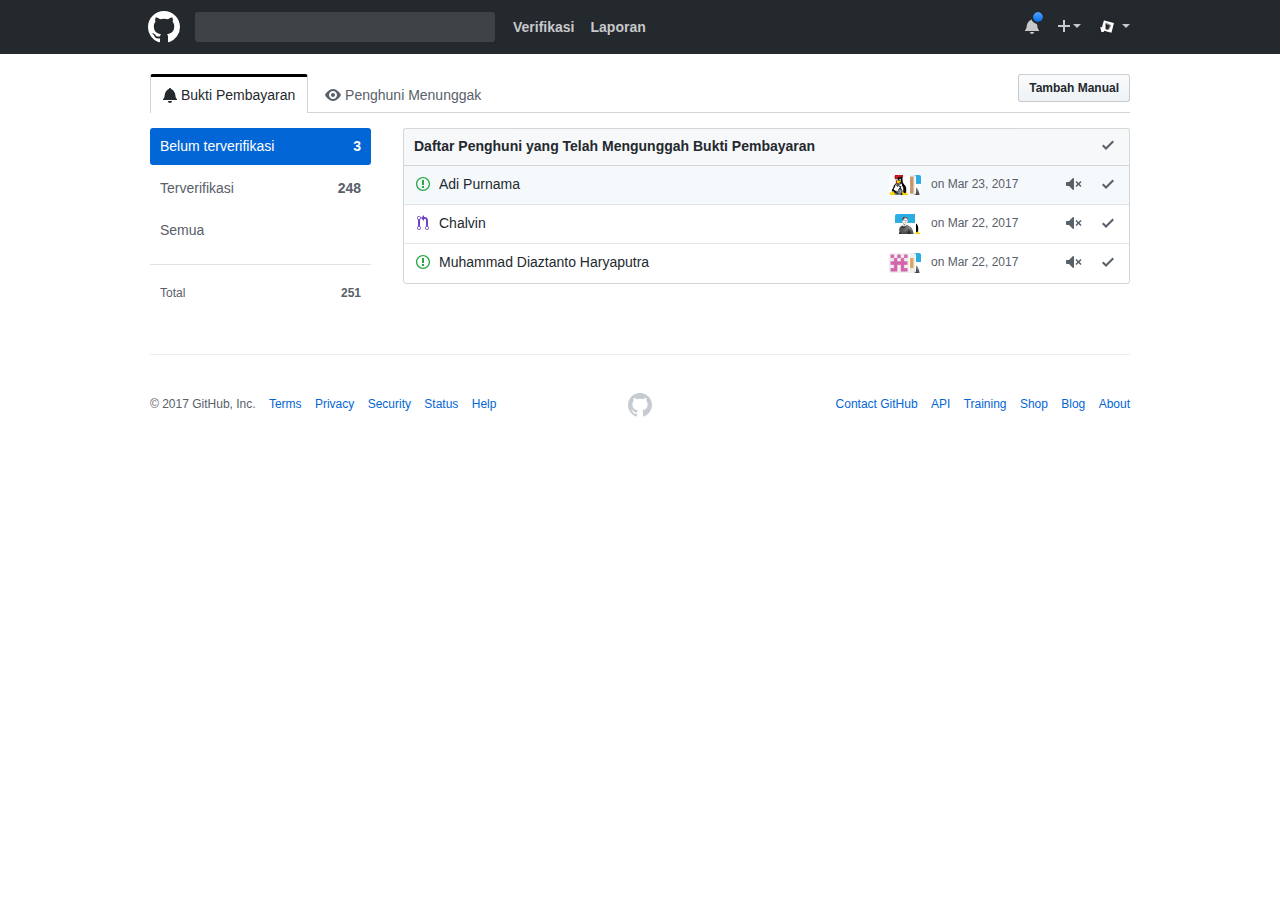
<file: dashboard_petugas.html>
<!DOCTYPE html>
<!-- saved from url=(0032)https://github.com/notifications -->
<html lang="en"><head><meta http-equiv="Content-Type" content="text/html; charset=UTF-8">
    

<meta content="origin-when-cross-origin" name="referrer">

  <link href="css1.css"  media="all" rel="stylesheet">
  <link href="css2.css"  media="all" rel="stylesheet">
  
  
  
  

  <meta name="viewport" content="width=device-width">
  
  <title>Notifications</title>
  <link rel="search" type="application/opensearchdescription+xml" href="https://github.com/opensearch.xml" title="GitHub">
  <link rel="fluid-icon" href="https://github.com/fluidicon.png" title="GitHub">
  <meta property="fb:app_id" content="1401488693436528">

    <meta property="og:url" content="https://github.com">
    <meta property="og:site_name" content="GitHub">
    <meta property="og:title" content="Build software better, together">
    <meta property="og:description" content="GitHub is where people build software. More than 20 million people use GitHub to discover, fork, and contribute to over 55 million projects.">
    <meta property="og:image" content="https://assets-cdn.github.com/images/modules/open_graph/github-logo.png">
    <meta property="og:image:type" content="image/png">
    <meta property="og:image:width" content="1200">
    <meta property="og:image:height" content="1200">
    <meta property="og:image" content="https://assets-cdn.github.com/images/modules/open_graph/github-mark.png">
    <meta property="og:image:type" content="image/png">
    <meta property="og:image:width" content="1200">
    <meta property="og:image:height" content="620">
    <meta property="og:image" content="https://assets-cdn.github.com/images/modules/open_graph/github-octocat.png">
    <meta property="og:image:type" content="image/png">
    <meta property="og:image:width" content="1200">
    <meta property="og:image:height" content="620">


  <link rel="assets" href="https://assets-cdn.github.com/">
  <link rel="web-socket" href="wss://live.github.com/_sockets/VjI6MTQ3MDE3Mzk1OjlmYTA2YzU1ODcwYjlkODY4N2UyZjZmZjRmMTk5YTFkMjRiNDI1ZWZmYTA5YmUyMTdmZGUyMmZiYmViOTY4NTU=--06c84e82ac3c26aa86c41897353ab8b30c40ac35">
  <meta name="pjax-timeout" content="1000">
  <link rel="sudo-modal" href="https://github.com/sessions/sudo_modal">
  
  

  

  <meta name="google-site-verification" content="KT5gs8h0wvaagLKAVWq8bbeNwnZZK1r1XQysX3xurLU">
<meta name="google-site-verification" content="ZzhVyEFwb7w3e0-uOTltm8Jsck2F5StVihD0exw2fsA">
    <meta name="google-analytics" content="UA-3769691-2">

<meta content="collector.githubapp.com" name="octolytics-host"><meta content="github" name="octolytics-app-id"><meta content="https://collector.githubapp.com/github-external/browser_event" name="octolytics-event-url"><meta content="714B:6A0F:9A325A:F534A1:58D373B3" name="octolytics-dimension-request_id"><meta content="13418482" name="octolytics-actor-id"><meta content="adipurnama141" name="octolytics-actor-login"><meta content="188658c3e1f6dbfab4e5ea90d5ebb913256acca8f8cc4c38a775dba660afc85b" name="octolytics-actor-hash">





  <meta class="js-ga-set" name="dimension1" content="Logged In">


  

      <meta name="hostname" content="github.com">
  <meta name="user-login" content="adipurnama141">

      <meta name="expected-hostname" content="github.com">
    <meta name="js-proxy-site-detection-payload" content="[base64]">


  <meta name="html-safe-nonce" content="2d6fd5df62d9a0b36ecf6a5fc3117fc0e0a5ca9d">

  <meta http-equiv="x-pjax-version" content="73712e9f24a039f4cf355527dbd167e9">
  

    <meta name="description" content="GitHub is where people build software. More than 20 million people use GitHub to discover, fork, and contribute to over 55 million projects.">



  <meta name="browser-stats-url" content="https://api.github.com/_private/browser/stats">

  <meta name="browser-errors-url" content="https://api.github.com/_private/browser/errors">

  <link rel="mask-icon" href="https://assets-cdn.github.com/pinned-octocat.svg" color="#000000">
  <link rel="icon" type="image/x-icon" href="https://assets-cdn.github.com/favicon.ico">

<meta name="theme-color" content="#1e2327">


  <meta name="u2f-support" content="true">

  <style type="text/css">/* This is not a zero-length file! */</style><style type="text/css">/* This is not a zero-length file! */</style><meta name="selected-link" value="/notifications" data-pjax-transient="true"><meta name="request-id" content="3527:6A0E:A359D1:103E940:58D3740D" data-pjax-transient="true"></head>

  <body class="logged-in env-production chrome-mouse" cz-shortcut-listen="true">
    

  <div class="position-relative js-header-wrapper ">
    <a href="https://github.com/notifications#start-of-content" tabindex="1" class="accessibility-aid js-skip-to-content">Skip to content</a>
    <div id="js-pjax-loader-bar" class="pjax-loader-bar"><div class="progress" style="transition: width 0.4s ease 0s; width: 100%;"></div></div>

    
    
    



        
<div class="header" role="banner">
  <div class="container clearfix">
    <a class="header-logo-invertocat" href="https://github.com/" data-hotkey="g d" aria-label="Homepage" data-ga-click="Header, go to dashboard, icon:logo">
  <svg aria-hidden="true" class="octicon octicon-mark-github" height="32" version="1.1" viewBox="0 0 16 16" width="32"><path fill-rule="evenodd" d="M8 0C3.58 0 0 3.58 0 8c0 3.54 2.29 6.53 5.47 7.59.4.07.55-.17.55-.38 0-.19-.01-.82-.01-1.49-2.01.37-2.53-.49-2.69-.94-.09-.23-.48-.94-.82-1.13-.28-.15-.68-.52-.01-.53.63-.01 1.08.58 1.23.82.72 1.21 1.87.87 2.33.66.07-.52.28-.87.51-1.07-1.78-.2-3.64-.89-3.64-3.95 0-.87.31-1.59.82-2.15-.08-.2-.36-1.02.08-2.12 0 0 .67-.21 2.2.82.64-.18 1.32-.27 2-.27.68 0 1.36.09 2 .27 1.53-1.04 2.2-.82 2.2-.82.44 1.1.16 1.92.08 2.12.51.56.82 1.27.82 2.15 0 3.07-1.87 3.75-3.65 3.95.29.25.54.73.54 1.48 0 1.07-.01 1.93-.01 2.2 0 .21.15.46.55.38A8.013 8.013 0 0 0 16 8c0-4.42-3.58-8-8-8z"></path></svg>
</a>


        <div class="header-search   js-site-search" role="search">
  <!-- '"` --><!-- </textarea></xmp> --><form accept-charset="UTF-8" action="https://github.com/search" class="js-site-search-form" data-unscoped-search-url="/search" method="get"><div style="margin:0;padding:0;display:inline"><input name="utf8" type="hidden" value="✓"></div>
    <label class="form-control header-search-wrapper js-chromeless-input-container">
        <a href="https://github.com/notifications" class="header-search-scope no-underline">/notifications</a>
      
        <input type="hidden" class="js-site-search-type-field" name="type">
    </label>
</form></div>


      <ul class="header-nav float-left" role="navigation">
        <li class="header-nav-item">
          <a href="https://github.com/pulls" aria-label="Pull requests you created" class="js-selected-navigation-item header-nav-link" data-ga-click="Header, click, Nav menu - item:pulls context:user" data-hotkey="g p" data-selected-links="/pulls /pulls/assigned /pulls/mentioned /pulls">
            Verifikasi
</a>        </li>
        <li class="header-nav-item">
          <a href="https://github.com/issues" aria-label="Issues you created" class="js-selected-navigation-item header-nav-link" data-ga-click="Header, click, Nav menu - item:issues context:user" data-hotkey="g i" data-selected-links="/issues /issues/assigned /issues/mentioned /issues">
            Laporan
</a>        </li>
          <li class="header-nav-item">
            
          </li>
      </ul>

    
<ul class="header-nav user-nav float-right" id="user-links">
  <li class="header-nav-item">
    
    <a href="https://github.com/notifications" aria-label="You have unread notifications" class="header-nav-link notification-indicator tooltipped tooltipped-s js-socket-channel js-notification-indicator" data-channel="notification-changed:13418482" data-ga-click="Header, go to notifications, icon:unread" data-hotkey="g n">
        <span class="mail-status unread"></span>
        <svg aria-hidden="true" class="octicon octicon-bell float-left" height="16" version="1.1" viewBox="0 0 14 16" width="14"><path fill-rule="evenodd" d="M14 12v1H0v-1l.73-.58c.77-.77.81-2.55 1.19-4.42C2.69 3.23 6 2 6 2c0-.55.45-1 1-1s1 .45 1 1c0 0 3.39 1.23 4.16 5 .38 1.88.42 3.66 1.19 4.42l.66.58H14zm-7 4c1.11 0 2-.89 2-2H5c0 1.11.89 2 2 2z"></path></svg>
</a>
  </li>

  <li class="header-nav-item dropdown js-menu-container">
    <a class="header-nav-link tooltipped tooltipped-s js-menu-target" href="https://github.com/new" aria-label="Create new…" data-ga-click="Header, create new, icon:add">
      <svg aria-hidden="true" class="octicon octicon-plus float-left" height="16" version="1.1" viewBox="0 0 12 16" width="12"><path fill-rule="evenodd" d="M12 9H7v5H5V9H0V7h5V2h2v5h5z"></path></svg>
      <span class="dropdown-caret"></span>
    </a>

    <div class="dropdown-menu-content js-menu-content">
      <ul class="dropdown-menu dropdown-menu-sw">
        
<a class="dropdown-item" href="https://github.com/new" data-ga-click="Header, create new repository">
  New repository
</a>

  <a class="dropdown-item" href="https://github.com/new/import" data-ga-click="Header, import a repository">
    Import repository
  </a>

<a class="dropdown-item" href="https://gist.github.com/" data-ga-click="Header, create new gist">
  New gist
</a>

  <a class="dropdown-item" href="https://github.com/organizations/new" data-ga-click="Header, create new organization">
    New organization
  </a>




      </ul>
    </div>
  </li>

  <li class="header-nav-item dropdown js-menu-container">
    <a class="header-nav-link name tooltipped tooltipped-sw js-menu-target" href="https://github.com/adipurnama141" aria-label="View profile and more" data-ga-click="Header, show menu, icon:avatar">
      <img alt="@adipurnama141" class="avatar" src="./dashboard22_files/13418482" height="20" width="20">
      <span class="dropdown-caret"></span>
    </a>

    <div class="dropdown-menu-content js-menu-content">
      <div class="dropdown-menu dropdown-menu-sw">
        <div class="dropdown-header header-nav-current-user css-truncate">
          Signed in as <strong class="css-truncate-target">adipurnama141</strong>
        </div>

        <div class="dropdown-divider"></div>

        <a class="dropdown-item" href="https://github.com/adipurnama141" data-ga-click="Header, go to profile, text:your profile">
          Your profile
        </a>
        <a class="dropdown-item" href="https://github.com/adipurnama141?tab=stars" data-ga-click="Header, go to starred repos, text:your stars">
          Your stars
        </a>
        <a class="dropdown-item" href="https://github.com/explore" data-ga-click="Header, go to explore, text:explore">
          Explore
        </a>
          <a class="dropdown-item" href="https://github.com/integrations" data-ga-click="Header, go to integrations, text:integrations">
            Integrations
          </a>
        <a class="dropdown-item" href="https://help.github.com/" data-ga-click="Header, go to help, text:help">
          Help
        </a>

        <div class="dropdown-divider"></div>

        <a class="dropdown-item" href="https://github.com/settings/profile" data-ga-click="Header, go to settings, icon:settings">
          Settings
        </a>

        <!-- '"` --><!-- </textarea></xmp> --><form accept-charset="UTF-8" action="https://github.com/logout" class="logout-form" method="post"><div style="margin:0;padding:0;display:inline"><input name="utf8" type="hidden" value="✓"><input name="authenticity_token" type="hidden" value="ZeTYSFN2fZCiJI2U8bizxb4grrYsJFAiOjhBLetjLVk8HqG53IbItMn3SkrbfoqMlHFgm0dYQWXYHCT/kGxi4A=="></div>
          <button type="submit" class="dropdown-item dropdown-signout" data-ga-click="Header, sign out, icon:logout">
            Sign out
          </button>
</form>      </div>
    </div>
  </li>
</ul>


    <!-- '"` --><!-- </textarea></xmp> --><form accept-charset="UTF-8" action="https://github.com/logout" class="sr-only right-0" method="post"><div style="margin:0;padding:0;display:inline"><input name="utf8" type="hidden" value="✓"><input name="authenticity_token" type="hidden" value="2ZHyjk9Y181gMQmlu2ZUI9O0CSnaZqjZCwrvyDoH0VCAa4t/wKhi6QviznuRoG1q+eXHBLEauZ7pLooaQQie6Q=="></div>
      <button type="submit" class="dropdown-item dropdown-signout" data-ga-click="Header, sign out, icon:logout">
        Sign out
      </button>
</form>  </div>
</div>


      

  </div>

  <div id="start-of-content" class="accessibility-aid"></div>

    <div id="js-flash-container">
</div>



  <div role="main">

    <div id="js-pjax-container" data-pjax-container=""><div class="page-content container">
  <div class="d-none">
      <a rel="pulls" href="https://github.com/pulls" data-hotkey="g p">Pulls</a>
      <a rel="issues" href="https://github.com/issues" data-hotkey="g i">Issues</a>
  </div>

  <div id="notification-center" class="notification-center">
    <div class="tabnav">
      <div class="float-right">
          <a href="https://github.com/notifications#mark_as_read_confirm_box" class="btn btn-sm " rel="facebox">Tambah Manual</a>

          <div id="mark_as_read_confirm_box" style="display:none">
            <h2 class="facebox-header" data-facebox-id="facebox-header">Are you sure?</h2>
            <p data-facebox-id="facebox-description">Are you sure you want to mark all unread notifications as read?</p>

            <!-- '"` --><!-- </textarea></xmp> --><form accept-charset="UTF-8" action="https://github.com/notifications/mark" method="post"><div style="margin:0;padding:0;display:inline"><input name="utf8" type="hidden" value="✓"><input name="authenticity_token" type="hidden" value="uu39wA/PawlxhVcXMqCELzuaKhr6j1PWGrhw/Ba+weh9q+VmMoxtNS/UEBGpPtNbu6+D4wVyXtbFUpkOC9nJVw=="></div>
              <input class="form-control" name="mark_by" type="hidden" value="1490252814">
              <div class="full-button">
                <button type="submit" class="btn btn-block">Mark all notifications as read</button>
              </div>
</form>          </div>
      </div>

      <nav class="tabnav-tabs">
  <a href="https://github.com/notifications" class="tabnav-tab selected">
    <svg aria-hidden="true" class="octicon octicon-bell" height="16" version="1.1" viewBox="0 0 14 16" width="14"><path fill-rule="evenodd" d="M14 12v1H0v-1l.73-.58c.77-.77.81-2.55 1.19-4.42C2.69 3.23 6 2 6 2c0-.55.45-1 1-1s1 .45 1 1c0 0 3.39 1.23 4.16 5 .38 1.88.42 3.66 1.19 4.42l.66.58H14zm-7 4c1.11 0 2-.89 2-2H5c0 1.11.89 2 2 2z"></path></svg>
    Bukti Pembayaran
</a>  <a href="https://github.com/watching" class="tabnav-tab ">
    <svg aria-hidden="true" class="octicon octicon-eye" height="16" version="1.1" viewBox="0 0 16 16" width="16"><path fill-rule="evenodd" d="M8.06 2C3 2 0 8 0 8s3 6 8.06 6C13 14 16 8 16 8s-3-6-7.94-6zM8 12c-2.2 0-4-1.78-4-4 0-2.2 1.8-4 4-4 2.22 0 4 1.8 4 4 0 2.22-1.78 4-4 4zm2-4c0 1.11-.89 2-2 2-1.11 0-2-.89-2-2 0-1.11.89-2 2-2 1.11 0 2 .89 2 2z"></path></svg>
    Penghuni Menunggak
</a></nav>

    </div>

    <div class="gut-md">
        <div class="col-3 float-left">
          <ul class="filter-list" data-pjax="">
            <li>
              <a href="https://github.com/notifications" class="filter-item selected">
                <span class="count">3</span>
                Belum terverifikasi
              </a>
            </li>
            <li>
              <a href="https://github.com/notifications/participating" class="filter-item ">
                <span class="count">248</span>
                Terverifikasi
              </a>
            </li>
            <li>
              <a href="https://github.com/notifications?all=1" class="filter-item ">
                Semua
              </a>
            </li>
          </ul>

            <hr>
            <ul class="filter-list small">
              <li>
                <a href="https://github.com/quran/quran.com-frontend/notifications" class="filter-item css-truncate " title="quran/quran.com-frontend">
                  <span class="count">251</span>
                  <span class="repo-and-owner css-truncate-target">Total</span>
                </a>
              </li>
            </ul>
        </div><!-- /.columns.sidebar -->

        <div class="col-9 float-right js-navigation-container js-active-navigation-container">
          <div class="notifications-list">
      <div class="boxed-group flush js-notifications-browser">
        <!-- '"` --><!-- </textarea></xmp> --><form accept-charset="UTF-8" action="https://github.com/notifications/mark" class="boxed-group-action js-mark-visible-as-read" data-remote="true" method="post"><div style="margin:0;padding:0;display:inline"><input name="utf8" type="hidden" value="✓"><input name="authenticity_token" type="hidden" value="Pa/qA3hgcQGhzYjR3vUL5MDY+FBhaD3amwMgN2EmAiL66fKlRSN3Pf+cz9dFa1yQQO1RqZ6VMNpE6cnFfEEKnQ=="></div>            <input class="form-control" name="ids[]" type="hidden" value="210949108">
            <input class="form-control" name="ids[]" type="hidden" value="211193159">
            <input class="form-control" name="ids[]" type="hidden" value="209544390">
            <input class="form-control" name="ids[]" type="hidden" value="188409106">
            <input class="form-control" name="ids[]" type="hidden" value="192399199">
            <input class="form-control" name="ids[]" type="hidden" value="192772638">
            <input class="form-control" name="ids[]" type="hidden" value="193316068">
            <input class="form-control" name="ids[]" type="hidden" value="194608012">
            <input class="form-control" name="ids[]" type="hidden" value="197888707">
            <input class="form-control" name="ids[]" type="hidden" value="210032177">
            <input class="form-control" name="ids[]" type="hidden" value="210341761">
            <input class="form-control" name="ids[]" type="hidden" value="210249633">
            <input class="form-control" name="ids[]" type="hidden" value="210195967">
            <input class="form-control" name="ids[]" type="hidden" value="210435230">
            <input class="form-control" name="ids[]" type="hidden" value="210252658">
            <input class="form-control" name="ids[]" type="hidden" value="210183719">
            <input class="form-control" name="ids[]" type="hidden" value="210155271">
            <input class="form-control" name="ids[]" type="hidden" value="209058191">
            <input class="form-control" name="ids[]" type="hidden" value="210158250">
            <input class="form-control" name="ids[]" type="hidden" value="210158257">
            <input class="form-control" name="ids[]" type="hidden" value="196979917">
            <input class="form-control" name="ids[]" type="hidden" value="206969908">
            <input class="form-control" name="ids[]" type="hidden" value="210060861">
            <input class="form-control" name="ids[]" type="hidden" value="210153225">
            <input class="form-control" name="ids[]" type="hidden" value="208323721">
            <input class="form-control" name="ids[]" type="hidden" value="210060984">
            <input class="form-control" name="ids[]" type="hidden" value="210038699">
            <input class="form-control" name="ids[]" type="hidden" value="210038089">
            <input class="form-control" name="ids[]" type="hidden" value="208267280">
            <input class="form-control" name="ids[]" type="hidden" value="210031885">
            <input class="form-control" name="ids[]" type="hidden" value="208733464">
            <input class="form-control" name="ids[]" type="hidden" value="206846167">
            <input class="form-control" name="ids[]" type="hidden" value="163302335">
            <input class="form-control" name="ids[]" type="hidden" value="208450180">
            <input class="form-control" name="ids[]" type="hidden" value="198475624">
            <input class="form-control" name="ids[]" type="hidden" value="209720651">
            <input class="form-control" name="ids[]" type="hidden" value="209041759">
            <input class="form-control" name="ids[]" type="hidden" value="204505994">
            <input class="form-control" name="ids[]" type="hidden" value="206831359">
            <input class="form-control" name="ids[]" type="hidden" value="193141566">
            <input class="form-control" name="ids[]" type="hidden" value="208383328">
            <input class="form-control" name="ids[]" type="hidden" value="208329934">
            <input class="form-control" name="ids[]" type="hidden" value="200932503">
            <input class="form-control" name="ids[]" type="hidden" value="208312110">
            <input class="form-control" name="ids[]" type="hidden" value="195074012">
            <input class="form-control" name="ids[]" type="hidden" value="207766804">
            <input class="form-control" name="ids[]" type="hidden" value="191195369">
            <input class="form-control" name="ids[]" type="hidden" value="206966610">
            <input class="form-control" name="ids[]" type="hidden" value="206968409">
            <input class="form-control" name="ids[]" type="hidden" value="193286310">
          <p class="text-green">Marked <strong>50 notifications</strong> as read.</p>

          <button type="submit" class="mark-all-as-read css-truncate tooltipped tooltipped-w" aria-label="Mark all quran.com-frontend notifications as read">
            <svg aria-hidden="true" class="octicon octicon-check" height="16" version="1.1" viewBox="0 0 12 16" width="12"><path fill-rule="evenodd" d="M12 5l-8 8-4-4 1.5-1.5L4 10l6.5-6.5z"></path></svg>
          </button>
</form>        <h3>
          <a href="https://github.com/quran/quran.com-frontend" class="css-truncate css-truncate-target notifications-repo-link" title="quran/quran.com-frontend">Daftar Penghuni yang Telah Mengunggah Bukti Pembayaran</a>
        </h3>
        <ul class="boxed-group-inner list-group notifications">
            <li class="list-group-item confirmation js-mark-as-read-confirmation">
                <!-- '"` --><!-- </textarea></xmp> --><form accept-charset="UTF-8" action="https://github.com/quran/quran.com-frontend/notifications/mark" class="js-mark-remaining-as-read" data-remote="true" method="post"><div style="margin:0;padding:0;display:inline"><input name="utf8" type="hidden" value="✓"><input name="authenticity_token" type="hidden" value="PZeXTicD1dKxj46pCWNJozVTzxrcVrEew9ubRmcNWwUg8J6eFfJ4x7ZHKEQ1+viTuIB6YQX+8mVQM6t2tB53WQ=="></div>                  <p>
                    <button type="submit" class="btn btn-sm">
                      Mark remaining 51 notifications as read?
                    </button>
                  </p>
                  <input class="form-control" name="mark_by" type="hidden" value="1490246782">
</form>                <p class="js-mark-remaining-as-read-confirmation" style="display:none">
                  Marked remaining <strong>51 notifications</strong> as read.
                </p>
            </li>

            <li class="list-group-item js-notification js-navigation-item unread issue-notification navigation-focus">
  <span class="list-group-item-name css-truncate">
    <svg aria-label="issues" class="octicon octicon-issue-opened type-icon type-icon-state-open" height="16" role="img" version="1.1" viewBox="0 0 14 16" width="14"><path fill-rule="evenodd" d="M7 2.3c3.14 0 5.7 2.56 5.7 5.7s-2.56 5.7-5.7 5.7A5.71 5.71 0 0 1 1.3 8c0-3.14 2.56-5.7 5.7-5.7zM7 1C3.14 1 0 4.14 0 8s3.14 7 7 7 7-3.14 7-7-3.14-7-7-7zm1 3H6v5h2V4zm0 6H6v2h2v-2z"></path></svg>
    <a class="css-truncate-target js-notification-target js-navigation-open list-group-item-link" href="https://github.com/quran/quran.com-frontend/issues/705" title="Please use WOFF2 fonts">
      Adi Purnama
    </a>
  </span>

  <ul class="notification-actions">
    <li class="delete">
      <!-- '"` --><!-- </textarea></xmp> --><form accept-charset="UTF-8" action="https://github.com/quran/quran.com-frontend/notifications/mark?ids=210949108" class="js-delete-notification" data-remote="true" method="post"><div style="margin:0;padding:0;display:inline"><input name="utf8" type="hidden" value="✓"><input name="authenticity_token" type="hidden" value="ZAZ4iQ3yfp8XfYNuQOXK0hSC4aMqSvpP4zo5DYVVo0B5YXFZPwPTihC1JYN8fHvimVFU2PPiuTRw0gk9VkaPHA=="></div>
        <button type="submit" aria-label="Mark as read" class="btn-link delete-note tooltipped tooltipped-w">
          <svg aria-hidden="true" class="octicon octicon-check" height="16" version="1.1" viewBox="0 0 12 16" width="12"><path fill-rule="evenodd" d="M12 5l-8 8-4-4 1.5-1.5L4 10l6.5-6.5z"></path></svg>
        </button>
</form>    </li>

    <li class="mute ">
      <!-- '"` --><!-- </textarea></xmp> --><form accept-charset="UTF-8" action="https://github.com/notifications/mute?id=210949108" class="js-mute-notification" data-remote="true" method="post"><div style="margin:0;padding:0;display:inline"><input name="utf8" type="hidden" value="✓"><input name="authenticity_token" type="hidden" value="J4MU2hW3MJgSA18m9ozGom26IiXeu6TnImznuKHiTf9IxJyUexBAmdmQCejxvRGMtzL9TL/xnqwd5EQ7Fj0EXg=="></div>
        <button type="submit" aria-label="Unsubscribe from this thread" class="btn-link mute-note tooltipped tooltipped-w">
          <svg aria-hidden="true" class="octicon octicon-mute" height="16" version="1.1" viewBox="0 0 16 16" width="16"><path fill-rule="evenodd" d="M8 2.81v10.38c0 .67-.81 1-1.28.53L3 10H1c-.55 0-1-.45-1-1V7c0-.55.45-1 1-1h2l3.72-3.72C7.19 1.81 8 2.14 8 2.81zm7.53 3.22l-1.06-1.06-1.97 1.97-1.97-1.97-1.06 1.06L11.44 8 9.47 9.97l1.06 1.06 1.97-1.97 1.97 1.97 1.06-1.06L13.56 8l1.97-1.97z"></path></svg>
        </button>
</form>    </li>

    <li class="unmute">
      <!-- '"` --><!-- </textarea></xmp> --><form accept-charset="UTF-8" action="https://github.com/notifications/unmute?id=210949108" class="js-unmute-notification" data-remote="true" method="post"><div style="margin:0;padding:0;display:inline"><input name="utf8" type="hidden" value="✓"><input name="authenticity_token" type="hidden" value="WfBWpbgLIAAg4xYgv9gIVDj4kr2h2CWkAn7PnGvcGc9ZsirTv61lYNAETSoscY5e8sxe1w4QLVYnsZJlpZkiMA=="></div>
        <button type="submit" aria-label="Subscribe to this thread" class="btn-link mute-note tooltipped tooltipped-w">
          <svg aria-hidden="true" class="octicon octicon-unmute" height="16" version="1.1" viewBox="0 0 16 16" width="16"><path fill-rule="evenodd" d="M12 8.02c0 1.09-.45 2.09-1.17 2.83l-.67-.67c.55-.56.89-1.31.89-2.16 0-.85-.34-1.61-.89-2.16l.67-.67A3.99 3.99 0 0 1 12 8.02zM7.72 2.28L4 6H2c-.55 0-1 .45-1 1v2c0 .55.45 1 1 1h2l3.72 3.72c.47.47 1.28.14 1.28-.53V2.81c0-.67-.81-1-1.28-.53zm5.94.08l-.67.67a6.996 6.996 0 0 1 2.06 4.98c0 1.94-.78 3.7-2.06 4.98l.67.67A7.973 7.973 0 0 0 16 8c0-2.22-.89-4.22-2.34-5.66v.02zm-1.41 1.41l-.69.67a5.05 5.05 0 0 1 1.48 3.58c0 1.39-.56 2.66-1.48 3.56l.69.67A5.971 5.971 0 0 0 14 8.02c0-1.65-.67-3.16-1.75-4.25z"></path></svg>
        </button>
</form>    </li>
    <li class="age"><relative-time datetime="2017-03-23T05:26:21Z" title="Mar 23, 2017, 12:26 PM GMT+7">2 hours ago</relative-time></li>
    <li class="tooltipped tooltipped-s" aria-label="ahmedre, praisedpk, and mmahalwy"><div class="avatar-stack clearfix"><img alt="@ahmedre" class="avatar from-avatar" height="39" src="./dashboard22_files/47771" width="39"><img alt="@praisedpk" class="avatar from-avatar" height="39" src="./dashboard22_files/4748775" width="39"><img alt="@mmahalwy" class="avatar from-avatar" height="39" src="./dashboard22_files/3749095" width="39"></div></li>
  </ul>
</li>

            <li class="list-group-item js-notification js-navigation-item unread pull-request-notification">
  <span class="list-group-item-name css-truncate">
    <svg aria-label="pull request" class="octicon octicon-git-pull-request type-icon type-icon-state-merged" height="16" role="img" version="1.1" viewBox="0 0 12 16" width="12"><path fill-rule="evenodd" d="M11 11.28V5c-.03-.78-.34-1.47-.94-2.06C9.46 2.35 8.78 2.03 8 2H7V0L4 3l3 3V4h1c.27.02.48.11.69.31.21.2.3.42.31.69v6.28A1.993 1.993 0 0 0 10 15a1.993 1.993 0 0 0 1-3.72zm-1 2.92c-.66 0-1.2-.55-1.2-1.2 0-.65.55-1.2 1.2-1.2.65 0 1.2.55 1.2 1.2 0 .65-.55 1.2-1.2 1.2zM4 3c0-1.11-.89-2-2-2a1.993 1.993 0 0 0-1 3.72v6.56A1.993 1.993 0 0 0 2 15a1.993 1.993 0 0 0 1-3.72V4.72c.59-.34 1-.98 1-1.72zm-.8 10c0 .66-.55 1.2-1.2 1.2-.65 0-1.2-.55-1.2-1.2 0-.65.55-1.2 1.2-1.2.65 0 1.2.55 1.2 1.2zM2 4.2C1.34 4.2.8 3.65.8 3c0-.65.55-1.2 1.2-1.2.65 0 1.2.55 1.2 1.2 0 .65-.55 1.2-1.2 1.2z"></path></svg>
    <a class="css-truncate-target js-notification-target js-navigation-open list-group-item-link" href="https://github.com/quran/quran.com-frontend/pull/706" title="Add Google Optimize">
      Chalvin
    </a>
  </span>

  <ul class="notification-actions">
    <li class="delete">
      <!-- '"` --><!-- </textarea></xmp> --><form accept-charset="UTF-8" action="https://github.com/quran/quran.com-frontend/notifications/mark?ids=211193159" class="js-delete-notification" data-remote="true" method="post"><div style="margin:0;padding:0;display:inline"><input name="utf8" type="hidden" value="✓"><input name="authenticity_token" type="hidden" value="mUf+fKmDpo/hHURaLVpj/CRayE07uFOjOBiFlmLmML6EIPesm3ILmubV4rcRw9LMqYl9NuIQENir8LWmsfUc4g=="></div>
        <button type="submit" aria-label="Mark as read" class="btn-link delete-note tooltipped tooltipped-w">
          <svg aria-hidden="true" class="octicon octicon-check" height="16" version="1.1" viewBox="0 0 12 16" width="12"><path fill-rule="evenodd" d="M12 5l-8 8-4-4 1.5-1.5L4 10l6.5-6.5z"></path></svg>
        </button>
</form>    </li>

    <li class="mute ">
      <!-- '"` --><!-- </textarea></xmp> --><form accept-charset="UTF-8" action="https://github.com/notifications/mute?id=211193159" class="js-mute-notification" data-remote="true" method="post"><div style="margin:0;padding:0;display:inline"><input name="utf8" type="hidden" value="✓"><input name="authenticity_token" type="hidden" value="83zF6LX+LnK8DPh+YhWnKVJUg1Vq1AWzde3K8H/Kca+cO02m21lec3efrrBlJHAHiNxcPAueP/hKZWlzyBU4Dg=="></div>
        <button type="submit" aria-label="Unsubscribe from this thread" class="btn-link mute-note tooltipped tooltipped-w">
          <svg aria-hidden="true" class="octicon octicon-mute" height="16" version="1.1" viewBox="0 0 16 16" width="16"><path fill-rule="evenodd" d="M8 2.81v10.38c0 .67-.81 1-1.28.53L3 10H1c-.55 0-1-.45-1-1V7c0-.55.45-1 1-1h2l3.72-3.72C7.19 1.81 8 2.14 8 2.81zm7.53 3.22l-1.06-1.06-1.97 1.97-1.97-1.97-1.06 1.06L11.44 8 9.47 9.97l1.06 1.06 1.97-1.97 1.97 1.97 1.06-1.06L13.56 8l1.97-1.97z"></path></svg>
        </button>
</form>    </li>

    <li class="unmute">
      <!-- '"` --><!-- </textarea></xmp> --><form accept-charset="UTF-8" action="https://github.com/notifications/unmute?id=211193159" class="js-unmute-notification" data-remote="true" method="post"><div style="margin:0;padding:0;display:inline"><input name="utf8" type="hidden" value="✓"><input name="authenticity_token" type="hidden" value="GaYAh1jK5aIh/0OsPmZT0fydOdmjsPo1fXwfDPy1Je0Z5HzxX2ygwtEYGKatz9XbNqn1swx48sdYs0L1MvAeEg=="></div>
        <button type="submit" aria-label="Subscribe to this thread" class="btn-link mute-note tooltipped tooltipped-w">
          <svg aria-hidden="true" class="octicon octicon-unmute" height="16" version="1.1" viewBox="0 0 16 16" width="16"><path fill-rule="evenodd" d="M12 8.02c0 1.09-.45 2.09-1.17 2.83l-.67-.67c.55-.56.89-1.31.89-2.16 0-.85-.34-1.61-.89-2.16l.67-.67A3.99 3.99 0 0 1 12 8.02zM7.72 2.28L4 6H2c-.55 0-1 .45-1 1v2c0 .55.45 1 1 1h2l3.72 3.72c.47.47 1.28.14 1.28-.53V2.81c0-.67-.81-1-1.28-.53zm5.94.08l-.67.67a6.996 6.996 0 0 1 2.06 4.98c0 1.94-.78 3.7-2.06 4.98l.67.67A7.973 7.973 0 0 0 16 8c0-2.22-.89-4.22-2.34-5.66v.02zm-1.41 1.41l-.69.67a5.05 5.05 0 0 1 1.48 3.58c0 1.39-.56 2.66-1.48 3.56l.69.67A5.971 5.971 0 0 0 14 8.02c0-1.65-.67-3.16-1.75-4.25z"></path></svg>
        </button>
</form>    </li>
    <li class="age"><relative-time datetime="2017-03-22T19:04:06Z" title="Mar 23, 2017, 2:04 AM GMT+7">12 hours ago</relative-time></li>
    <li class="tooltipped tooltipped-s" aria-label="mmahalwy and ahmedre"><div class="avatar-stack clearfix"><img alt="@mmahalwy" class="avatar from-avatar" height="39" src="./dashboard22_files/3749095" width="39"><img alt="@ahmedre" class="avatar from-avatar" height="39" src="./dashboard22_files/47771" width="39"></div></li>
  </ul>
</li>

            <li class="list-group-item js-notification js-navigation-item unread issue-notification">
  <span class="list-group-item-name css-truncate">
    <svg aria-label="issues" class="octicon octicon-issue-opened type-icon type-icon-state-open" height="16" role="img" version="1.1" viewBox="0 0 14 16" width="14"><path fill-rule="evenodd" d="M7 2.3c3.14 0 5.7 2.56 5.7 5.7s-2.56 5.7-5.7 5.7A5.71 5.71 0 0 1 1.3 8c0-3.14 2.56-5.7 5.7-5.7zM7 1C3.14 1 0 4.14 0 8s3.14 7 7 7 7-3.14 7-7-3.14-7-7-7zm1 3H6v5h2V4zm0 6H6v2h2v-2z"></path></svg>
    <a class="css-truncate-target js-notification-target js-navigation-open list-group-item-link" href="https://github.com/quran/quran.com-frontend/issues/687" title="When repeat is toggled on, clicking next should also repeat the next Aayah">Muhammad Diaztanto Haryaputra</a>
  </span>

  <ul class="notification-actions">
    <li class="delete">
      <!-- '"` --><!-- </textarea></xmp> --><form accept-charset="UTF-8" action="https://github.com/quran/quran.com-frontend/notifications/mark?ids=209544390" class="js-delete-notification" data-remote="true" method="post"><div style="margin:0;padding:0;display:inline"><input name="utf8" type="hidden" value="✓"><input name="authenticity_token" type="hidden" value="zi37fkcpz/5+OhjXZkKoiHSkeK2n9Bh3voqwVW+e1DLTSvKuddhi63nyvjpa2xm4+XfN1n5cWwwtYoBlvI34bg=="></div>
        <button type="submit" aria-label="Mark as read" class="btn-link delete-note tooltipped tooltipped-w">
          <svg aria-hidden="true" class="octicon octicon-check" height="16" version="1.1" viewBox="0 0 12 16" width="12"><path fill-rule="evenodd" d="M12 5l-8 8-4-4 1.5-1.5L4 10l6.5-6.5z"></path></svg>
        </button>
</form>    </li>

    <li class="mute ">
      <!-- '"` --><!-- </textarea></xmp> --><form accept-charset="UTF-8" action="https://github.com/notifications/mute?id=209544390" class="js-mute-notification" data-remote="true" method="post"><div style="margin:0;padding:0;display:inline"><input name="utf8" type="hidden" value="✓"><input name="authenticity_token" type="hidden" value="fM94DGBym1PWih+TN7lSbJoRoQ7Csge6RprcCkWB11MTiPBCDtXrUh0ZSV0wiIVCQJl+Z6P4PfF5En+J8l6e8g=="></div>
        <button type="submit" aria-label="Unsubscribe from this thread" class="btn-link mute-note tooltipped tooltipped-w">
          <svg aria-hidden="true" class="octicon octicon-mute" height="16" version="1.1" viewBox="0 0 16 16" width="16"><path fill-rule="evenodd" d="M8 2.81v10.38c0 .67-.81 1-1.28.53L3 10H1c-.55 0-1-.45-1-1V7c0-.55.45-1 1-1h2l3.72-3.72C7.19 1.81 8 2.14 8 2.81zm7.53 3.22l-1.06-1.06-1.97 1.97-1.97-1.97-1.06 1.06L11.44 8 9.47 9.97l1.06 1.06 1.97-1.97 1.97 1.97 1.06-1.06L13.56 8l1.97-1.97z"></path></svg>
        </button>
</form>    </li>

    <li class="unmute">
      <!-- '"` --><!-- </textarea></xmp> --><form accept-charset="UTF-8" action="https://github.com/notifications/unmute?id=209544390" class="js-unmute-notification" data-remote="true" method="post"><div style="margin:0;padding:0;display:inline"><input name="utf8" type="hidden" value="✓"><input name="authenticity_token" type="hidden" value="XQH/YmLxHJCKh3LYXQKAqfOjVbXXGWK7/yg4N2oxv5FdQ4MUZVdZ8HpgKdLOqwajOZeZ33jRakna52XOpHSEbg=="></div>
        <button type="submit" aria-label="Subscribe to this thread" class="btn-link mute-note tooltipped tooltipped-w">
          <svg aria-hidden="true" class="octicon octicon-unmute" height="16" version="1.1" viewBox="0 0 16 16" width="16"><path fill-rule="evenodd" d="M12 8.02c0 1.09-.45 2.09-1.17 2.83l-.67-.67c.55-.56.89-1.31.89-2.16 0-.85-.34-1.61-.89-2.16l.67-.67A3.99 3.99 0 0 1 12 8.02zM7.72 2.28L4 6H2c-.55 0-1 .45-1 1v2c0 .55.45 1 1 1h2l3.72 3.72c.47.47 1.28.14 1.28-.53V2.81c0-.67-.81-1-1.28-.53zm5.94.08l-.67.67a6.996 6.996 0 0 1 2.06 4.98c0 1.94-.78 3.7-2.06 4.98l.67.67A7.973 7.973 0 0 0 16 8c0-2.22-.89-4.22-2.34-5.66v.02zm-1.41 1.41l-.69.67a5.05 5.05 0 0 1 1.48 3.58c0 1.39-.56 2.66-1.48 3.56l.69.67A5.971 5.971 0 0 0 14 8.02c0-1.65-.67-3.16-1.75-4.25z"></path></svg>
        </button>
</form>    </li>
    <li class="age"><relative-time datetime="2017-03-22T12:46:47Z" title="Mar 22, 2017, 7:46 PM GMT+7">19 hours ago</relative-time></li>
    <li class="tooltipped tooltipped-s" aria-label="Nourin-Eka, maaizelahi, and mmahalwy"><div class="avatar-stack clearfix"><img alt="@Nourin-Eka" class="avatar from-avatar" height="39" src="./dashboard22_files/9448503" width="39"><img alt="@maaizelahi" class="avatar from-avatar" height="39" src="./dashboard22_files/1786249" width="39"><img alt="@mmahalwy" class="avatar from-avatar" height="39" src="./dashboard22_files/3749095" width="39"></div></li>
  </ul>
</li>

            

            

            

            

            

            

            

            

            

            

            

            

            

            

            

            

            

            

            

            

            

            

            

            

            

            

            

            

            

            

            

            

            

            

            

            

            

            

            

            

            

            

            

            

            

            

            


          
        </ul>
      </div>

      <div class="paginate-container">
      </div>
  </div>
        </div><!-- /.columns.main -->
      </div>
  </div>
</div></div>
    <div class="modal-backdrop js-touch-events"></div>
  </div>

      <div class="container site-footer-container">
  <div class="site-footer" role="contentinfo">
    <ul class="site-footer-links float-right">
        <li><a href="https://github.com/contact" data-ga-click="Footer, go to contact, text:contact">Contact GitHub</a></li>
      <li><a href="https://developer.github.com/" data-ga-click="Footer, go to api, text:api">API</a></li>
      <li><a href="https://training.github.com/" data-ga-click="Footer, go to training, text:training">Training</a></li>
      <li><a href="https://shop.github.com/" data-ga-click="Footer, go to shop, text:shop">Shop</a></li>
        <li><a href="https://github.com/blog" data-ga-click="Footer, go to blog, text:blog">Blog</a></li>
        <li><a href="https://github.com/about" data-ga-click="Footer, go to about, text:about">About</a></li>

    </ul>

    <a href="https://github.com/" aria-label="Homepage" class="site-footer-mark" title="GitHub">
      <svg aria-hidden="true" class="octicon octicon-mark-github" height="24" version="1.1" viewBox="0 0 16 16" width="24"><path fill-rule="evenodd" d="M8 0C3.58 0 0 3.58 0 8c0 3.54 2.29 6.53 5.47 7.59.4.07.55-.17.55-.38 0-.19-.01-.82-.01-1.49-2.01.37-2.53-.49-2.69-.94-.09-.23-.48-.94-.82-1.13-.28-.15-.68-.52-.01-.53.63-.01 1.08.58 1.23.82.72 1.21 1.87.87 2.33.66.07-.52.28-.87.51-1.07-1.78-.2-3.64-.89-3.64-3.95 0-.87.31-1.59.82-2.15-.08-.2-.36-1.02.08-2.12 0 0 .67-.21 2.2.82.64-.18 1.32-.27 2-.27.68 0 1.36.09 2 .27 1.53-1.04 2.2-.82 2.2-.82.44 1.1.16 1.92.08 2.12.51.56.82 1.27.82 2.15 0 3.07-1.87 3.75-3.65 3.95.29.25.54.73.54 1.48 0 1.07-.01 1.93-.01 2.2 0 .21.15.46.55.38A8.013 8.013 0 0 0 16 8c0-4.42-3.58-8-8-8z"></path></svg>
</a>
    <ul class="site-footer-links">
      <li>© 2017 <span title="0.27797s from github-fe-3d613a9.cp1-iad.github.net">GitHub</span>, Inc.</li>
        <li><a href="https://github.com/site/terms" data-ga-click="Footer, go to terms, text:terms">Terms</a></li>
        <li><a href="https://github.com/site/privacy" data-ga-click="Footer, go to privacy, text:privacy">Privacy</a></li>
        <li><a href="https://github.com/security" data-ga-click="Footer, go to security, text:security">Security</a></li>
        <li><a href="https://status.github.com/" data-ga-click="Footer, go to status, text:status">Status</a></li>
        <li><a href="https://help.github.com/" data-ga-click="Footer, go to help, text:help">Help</a></li>
    </ul>
  </div>
</div>



  

  <div id="ajax-error-message" class="ajax-error-message flash flash-error">
    <svg aria-hidden="true" class="octicon octicon-alert" height="16" version="1.1" viewBox="0 0 16 16" width="16"><path fill-rule="evenodd" d="M8.865 1.52c-.18-.31-.51-.5-.87-.5s-.69.19-.87.5L.275 13.5c-.18.31-.18.69 0 1 .19.31.52.5.87.5h13.7c.36 0 .69-.19.86-.5.17-.31.18-.69.01-1L8.865 1.52zM8.995 13h-2v-2h2v2zm0-3h-2V6h2v4z"></path></svg>
    <button type="button" class="flash-close js-flash-close js-ajax-error-dismiss" aria-label="Dismiss error">
      <svg aria-hidden="true" class="octicon octicon-x" height="16" version="1.1" viewBox="0 0 12 16" width="12"><path fill-rule="evenodd" d="M7.48 8l3.75 3.75-1.48 1.48L6 9.48l-3.75 3.75-1.48-1.48L4.52 8 .77 4.25l1.48-1.48L6 6.52l3.75-3.75 1.48 1.48z"></path></svg>
    </button>
    You can't perform that action at this time.
  </div>


    
    <script crossorigin="anonymous" integrity="sha256-mKyYfkITlE5yviGppBK+X9ltK5Ugg7hQ6P0kjwXZeWo=" src="./dashboard22_files/frameworks-98ac987e4213944e72be21a9a412be5fd96d2b952083b850e8fd248f05d9796a.js.download"></script>
    <script async="async" crossorigin="anonymous" integrity="sha256-SbMsCP7Lba3gW9G+rIrY1fPmcJJ/agUZ0cLEraluzJI=" src="./dashboard22_files/github-49b32c08fecb6dade05bd1beac8ad8d5f3e670927f6a0519d1c2c4ada96ecc92.js.download"></script>
    
    
    
    
  <div class="js-stale-session-flash stale-session-flash flash flash-warn flash-banner d-none">
    <svg aria-hidden="true" class="octicon octicon-alert" height="16" version="1.1" viewBox="0 0 16 16" width="16"><path fill-rule="evenodd" d="M8.865 1.52c-.18-.31-.51-.5-.87-.5s-.69.19-.87.5L.275 13.5c-.18.31-.18.69 0 1 .19.31.52.5.87.5h13.7c.36 0 .69-.19.86-.5.17-.31.18-.69.01-1L8.865 1.52zM8.995 13h-2v-2h2v2zm0-3h-2V6h2v4z"></path></svg>
    <span class="signed-in-tab-flash">You signed in with another tab or window. <a href="https://github.com/notifications">Reload</a> to refresh your session.</span>
    <span class="signed-out-tab-flash">You signed out in another tab or window. <a href="https://github.com/notifications">Reload</a> to refresh your session.</span>
  </div>
  <div class="facebox" id="facebox" style="display:none;">
  <div class="facebox-popup">
    <div class="facebox-content" role="dialog" aria-labelledby="facebox-header" aria-describedby="facebox-description">
    </div>
    <button type="button" class="facebox-close js-facebox-close" aria-label="Close modal">
      <svg aria-hidden="true" class="octicon octicon-x" height="16" version="1.1" viewBox="0 0 12 16" width="12"><path fill-rule="evenodd" d="M7.48 8l3.75 3.75-1.48 1.48L6 9.48l-3.75 3.75-1.48-1.48L4.52 8 .77 4.25l1.48-1.48L6 6.52l3.75-3.75 1.48 1.48z"></path></svg>
    </button>
  </div>
</div>


  

</body></html>
</file>
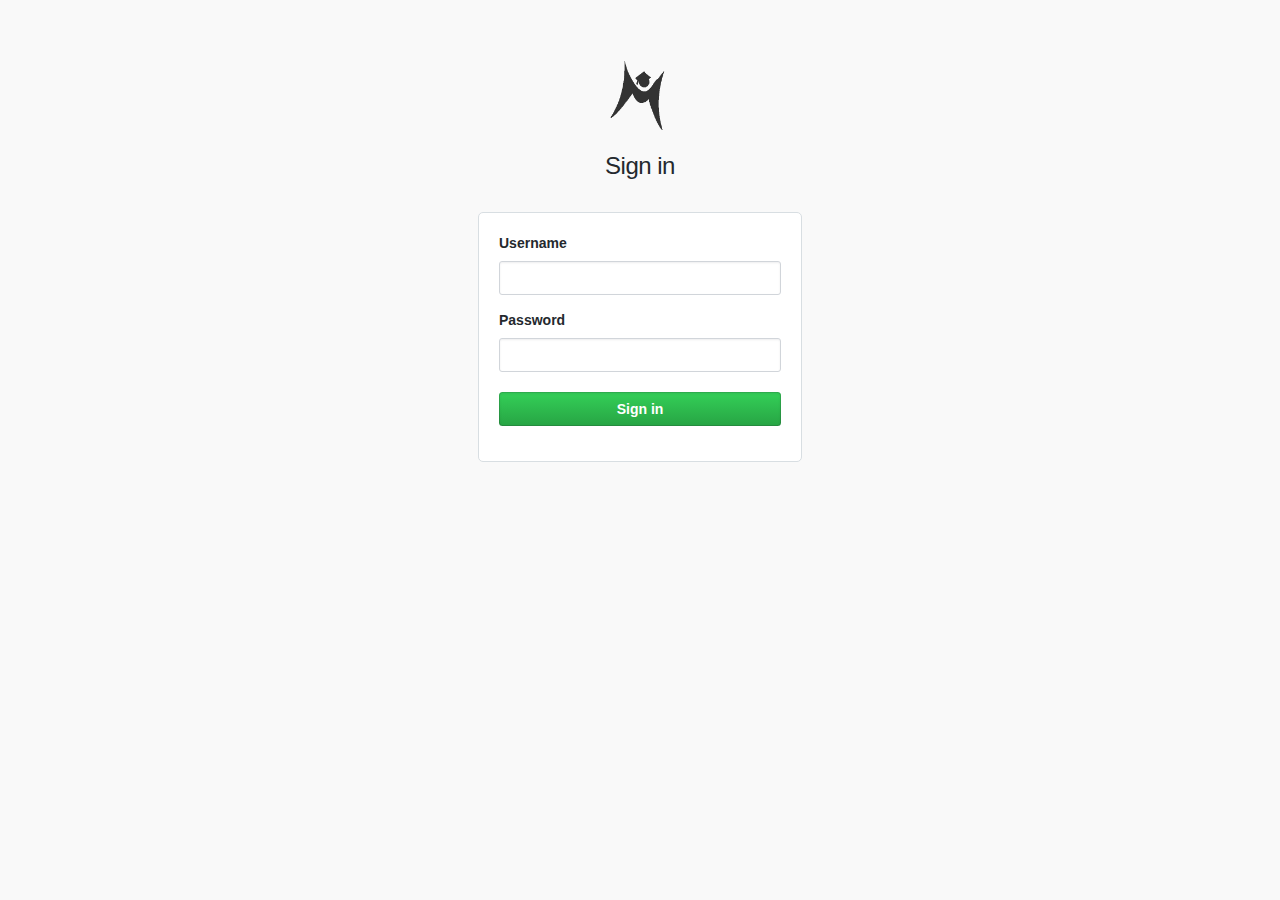
<file: login.html>
<html>
<head>
	<link rel="icon" type="image/png" href="icon.png">
	<title> SIAsrama ITB - Masuk </title>
	<style>
		body {
			background-color: #f9f9f9;
			font-family: -apple-system, BlinkMacSystemFont, "Segoe UI", Helvetica, Arial, sans-serif, "Apple Color Emoji", "Segoe UI Emoji", "Segoe UI Symbol";
		    font-size: 14px;
		    line-height: 1.5;
		    color: #24292e;
		}

		.header-wrapper {
			position: relative;
		}

		h1 {
			 font-size: 24px;
   			 font-weight: 300;
    		letter-spacing: -0.5px;
		}

		#logo {
			    width: 73px;
    padding-top: 51px;
		}

		.loginbox
		{
			width:282px;
			margin: 0 auto;
			padding: 20px;
    font-size: 14px;
    background-color: #fff;
    border: 1px solid #d8dee2;
        border-radius: 5px;
        margin-top:28px;
		}


		label {
			    font-weight: 600;
			    display: block;
    margin-bottom: 7px;
    box-sizing: border-box;
		}

		input {
			width:340px;
			margin: 0 auto;
			padding: 20px;
    font-size: 14px;
    background-color: #fff;
    border: 1px solid #d8dee2;
        border-radius: 5px;
			margin-top: 5px;
    margin-bottom: 15px;
    display: block;
    width: 100%;
        min-height: 34px;
    padding: 6px 8px;
    font-size: 14px;
    line-height: 20px;
    color: #24292e;
    vertical-align: middle;
    background-color: #fff;
    background-repeat: no-repeat;
    background-position: right 8px center;
    border: 1px solid #d1d5da;
    border-radius: 3px;
    outline: none;
    box-shadow: inset 0 1px 2px rgba(27,31,35,0.075);
    font-family: inherit;
		}

		input:focus{
			border-color: #2188ff;
    outline: none;
    box-shadow: inset 0 1px 2px rgba(27,31,35,0.075), 0 0 0 0.2em rgba(3,102,214,0.3);
		}

		.login_button{
			display: block;
    width: 100%;
    text-align: center;
    color: #fff;
    background-color: #28a745;

    background-image: linear-gradient(-180deg, #34d058 0%, #28a745 90%);
        
    background-color: #eff3f6;
    background-image: -webkit-linear-gradient(270deg, #fafbfc 0%, #eff3f6 90%);
    background-image: linear-gradient(-180deg, #fafbfc 0%, #eff3f6 90%);
    position: relative;
    display: inline-block;
    padding: 6px 12px;
    font-size: 14px;
    font-weight: 600;
    line-height: 20px;
    white-space: nowrap;
    vertical-align: middle;
    cursor: pointer;
    -webkit-user-select: none;
    -moz-user-select: none;
    -ms-user-select: none;
    user-select: none;
    background-repeat: repeat-x;
    background-position: -1px -1px;
    background-size: 110% 110%;
    border: 1px solid rgba(27,31,35,0.2);
    border-radius: 0.25em;
    -webkit-appearance: none;
    -moz-appearance: none;
    appearance: none;


        background-image: -webkit-linear-gradient(270deg, #34d058 0%, #28a745 90%);
		color: white;
		}

	</style>
</head>

<body>
		

		<center>  <img id="logo" src="icon.png">
			<h1> Sign in</h1> </center>

		<form>
		<div class="loginbox">
			<label for="login_field">Username</label>
			<input id="login_field" name="login" type="text">

			<label for="login_field">Password</label>
			<input id="login_field" name="password" type="password">

			<input class="login_button" data-disable-with="Signing in.." name="commit" tabindex="3" type="submit" value="Sign in">


		</div>
		</form>


</body>




</html>
</file>
